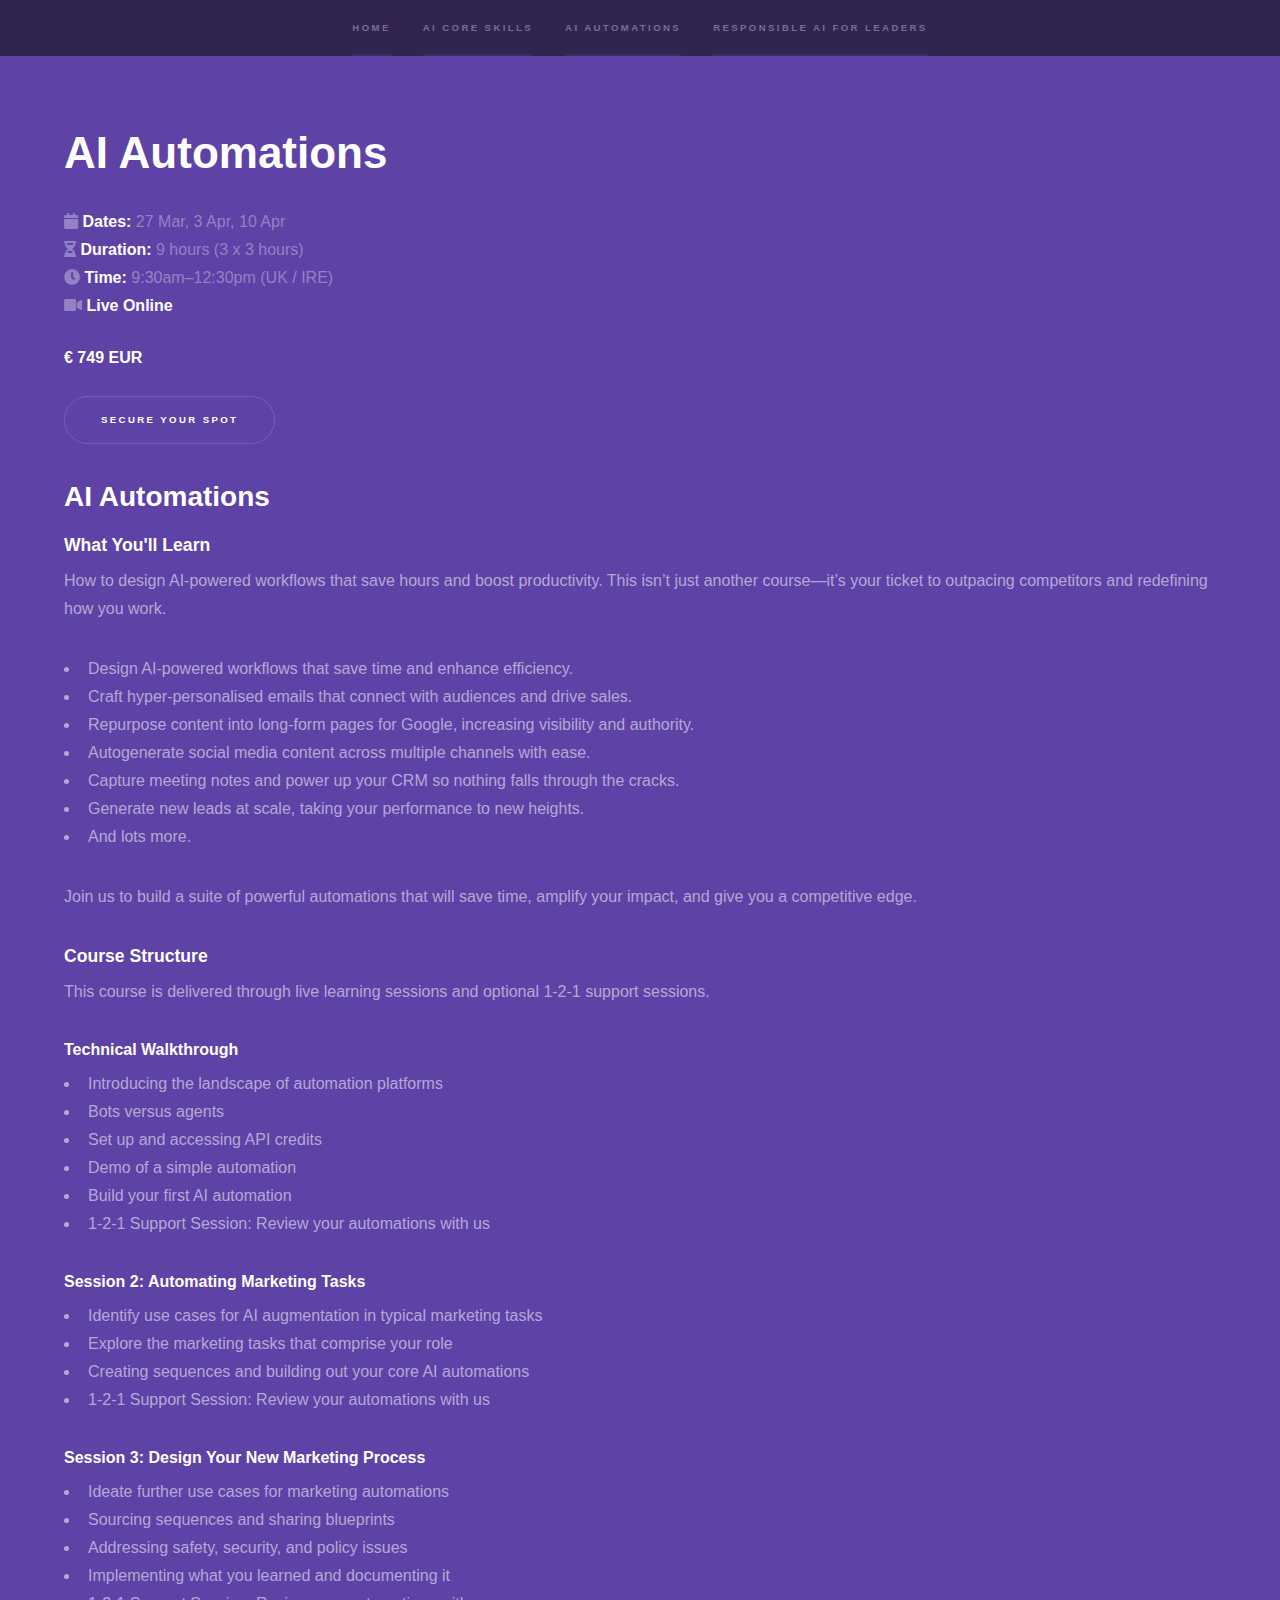
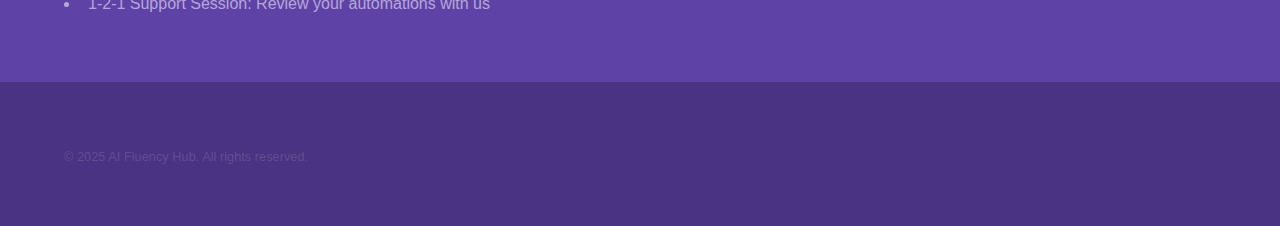
<file: ai-automations.html>
<!DOCTYPE HTML>
<html>
  <head>
    <title>AI Automations - AI Fluency Hub</title>
    <meta charset="utf-8" />
    <meta name="viewport" content="width=device-width, initial-scale=1, user-scalable=no" />
    <meta name="description" content="AI Automations – design AI-powered workflows to save time, boost productivity, and gain a competitive edge." />
    <link rel="stylesheet" href="assets/css/main.css" />
    <noscript><link rel="stylesheet" href="assets/css/noscript.css" /></noscript>
    <!-- Font Awesome for icons -->
    <link rel="stylesheet" href="https://cdnjs.cloudflare.com/ajax/libs/font-awesome/6.0.0-beta3/css/all.min.css" integrity="sha512-Fo3rlrZj/k7ujTnHqT6c5D7yK1PpV1ZZe+Hq69z9ePL4Rz6ccl0zIqkOlSe3+FYcBrVY4q+LYF9D2a9nTg+RZw==" crossorigin="anonymous" referrerpolicy="no-referrer" />
  </head>
  <body class="is-preload">
    <!-- Sidebar Navigation -->
    <section id="sidebar">
      <div class="inner">
        <nav>
          <ul>
            <li><a href="index.html">Home</a></li>
            <li><a href="ai-core-skills.html">AI Core Skills</a></li>
            <li><a href="ai-automations.html">AI Automations</a></li>
            <li><a href="strategic-ai-leaders.html">Responsible AI for Leaders</a></li>
          </ul>
        </nav>
      </div>
    </section>

    <!-- Main Wrapper -->
    <div id="wrapper">
      <section id="main" class="wrapper style1">
        <div class="inner">
          <!-- Course Header -->
          <header>
            <h1>AI Automations</h1>
            <p>
              <i class="fa fa-calendar"></i> <strong>Dates:</strong> 27 Mar, 3 Apr, 10 Apr<br>
              <i class="fa fa-hourglass-half"></i> <strong>Duration:</strong> 9 hours (3 x 3 hours)<br>
              <i class="fa fa-clock"></i> <strong>Time:</strong> 9:30am–12:30pm (UK / IRE)<br>
              <i class="fa fa-video"></i> <strong>Live Online</strong>
            </p>
            <p class="price"><strong>€ 749 EUR</strong></p>
            <ul class="actions">
              <li><a href="#" class="button">Secure Your Spot</a></li>
            </ul>
          </header>

          <!-- Course Content -->
          <h2>AI Automations</h2>
          <h3>What You'll Learn</h3>
          <p>
            How to design AI-powered workflows that save hours and boost productivity. This isn’t just another course—it’s your ticket to outpacing competitors and redefining how you work.
          </p>
          <ul>
            <li>Design AI-powered workflows that save time and enhance efficiency.</li>
            <li>Craft hyper-personalised emails that connect with audiences and drive sales.</li>
            <li>Repurpose content into long-form pages for Google, increasing visibility and authority.</li>
            <li>Autogenerate social media content across multiple channels with ease.</li>
            <li>Capture meeting notes and power up your CRM so nothing falls through the cracks.</li>
            <li>Generate new leads at scale, taking your performance to new heights.</li>
            <li>And lots more.</li>
          </ul>
          <p>
            Join us to build a suite of powerful automations that will save time, amplify your impact, and give you a competitive edge.
          </p>

          <!-- Course Structure -->
          <h3>Course Structure</h3>
          <p>This course is delivered through live learning sessions and optional 1-2-1 support sessions.</p>
          <h4>Technical Walkthrough</h4>
          <ul>
            <li>Introducing the landscape of automation platforms</li>
            <li>Bots versus agents</li>
            <li>Set up and accessing API credits</li>
            <li>Demo of a simple automation</li>
            <li>Build your first AI automation</li>
            <li>1-2-1 Support Session: Review your automations with us</li>
          </ul>
          <h4>Session 2: Automating Marketing Tasks</h4>
          <ul>
            <li>Identify use cases for AI augmentation in typical marketing tasks</li>
            <li>Explore the marketing tasks that comprise your role</li>
            <li>Creating sequences and building out your core AI automations</li>
            <li>1-2-1 Support Session: Review your automations with us</li>
          </ul>
          <h4>Session 3: Design Your New Marketing Process</h4>
          <ul>
            <li>Ideate further use cases for marketing automations</li>
            <li>Sourcing sequences and sharing blueprints</li>
            <li>Addressing safety, security, and policy issues</li>
            <li>Implementing what you learned and documenting it</li>
            <li>1-2-1 Support Session: Review your automations with us</li>
          </ul>
        </div>
      </section>
    </div>

    <!-- Footer -->
    <footer id="footer" class="wrapper style1-alt">
      <div class="inner">
        <ul class="menu">
          <li>&copy; 2025 AI Fluency Hub. All rights reserved.</li>
        </ul>
      </div>
    </footer>

    <!-- Scripts -->
    <script src="assets/js/jquery.min.js"></script>
    <script src="assets/js/jquery.scrollex.min.js"></script>
    <script src="assets/js/jquery.scrolly.min.js"></script>
    <script src="assets/js/browser.min.js"></script>
    <script src="assets/js/breakpoints.min.js"></script>
    <script src="assets/js/util.js"></script>
    <script src="assets/js/main.js"></script>
  </body>
</html>
</file>
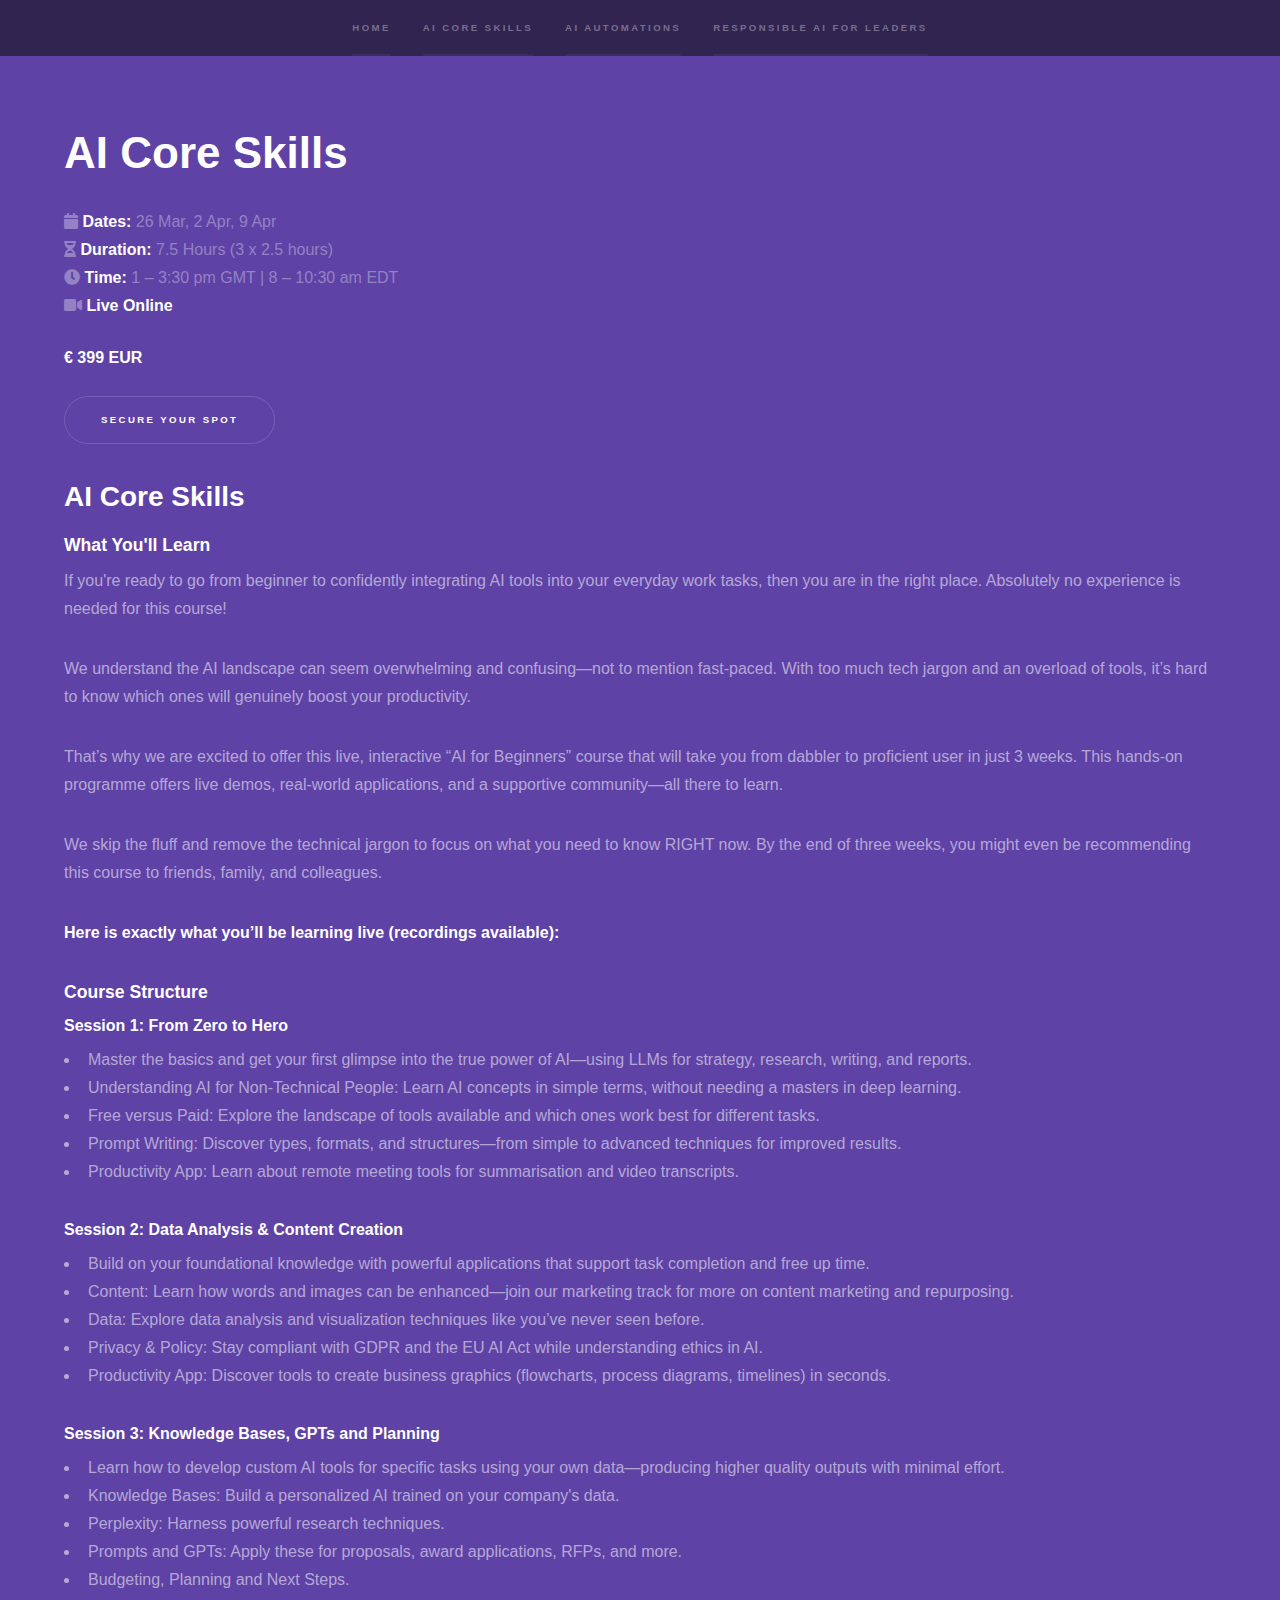
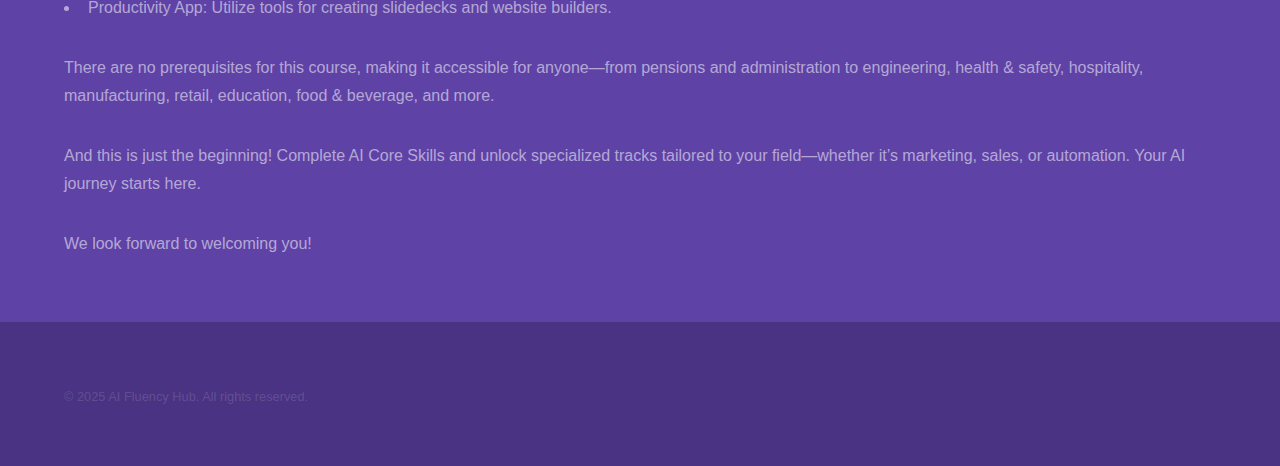
<file: ai-core-skills.html>
<!DOCTYPE HTML>
<html>
  <head>
    <title>AI Core Skills - AI Fluency Hub</title>
    <meta charset="utf-8" />
    <meta name="viewport" content="width=device-width, initial-scale=1, user-scalable=no" />
    <meta name="description" content="AI Core Skills – from beginner to proficient. Learn to integrate AI tools into your everyday work in 3 weeks." />
    <link rel="stylesheet" href="assets/css/main.css" />
    <noscript><link rel="stylesheet" href="assets/css/noscript.css" /></noscript>
    <!-- Font Awesome for icons -->
    <link rel="stylesheet" href="https://cdnjs.cloudflare.com/ajax/libs/font-awesome/6.0.0-beta3/css/all.min.css" integrity="sha512-Fo3rlrZj/k7ujTnHqT6c5D7yK1PpV1ZZe+Hq69z9ePL4Rz6ccl0zIqkOlSe3+FYcBrVY4q+LYF9D2a9nTg+RZw==" crossorigin="anonymous" referrerpolicy="no-referrer" />
  </head>
  <body class="is-preload">
    <!-- Sidebar Navigation -->
    <section id="sidebar">
      <div class="inner">
        <nav>
          <ul>
            <li><a href="index.html">Home</a></li>
            <li><a href="ai-core-skills.html">AI Core Skills</a></li>
            <li><a href="ai-automations.html">AI Automations</a></li>
            <li><a href="strategic-ai-leaders.html">Responsible AI for Leaders</a></li>
          </ul>
        </nav>
      </div>
    </section>

    <!-- Main Wrapper -->
    <div id="wrapper">
      <section id="main" class="wrapper style1">
        <div class="inner">
          <!-- Course Header -->
          <header>
            <h1>AI Core Skills</h1>
            <p>
              <i class="fa fa-calendar"></i> <strong>Dates:</strong> 26 Mar, 2 Apr, 9 Apr<br>
              <i class="fa fa-hourglass-half"></i> <strong>Duration:</strong> 7.5 Hours (3 x 2.5 hours)<br>
              <i class="fa fa-clock"></i> <strong>Time:</strong> 1 – 3:30 pm GMT | 8 – 10:30 am EDT<br>
              <i class="fa fa-video"></i> <strong>Live Online</strong>
            </p>
            <p class="price"><strong>€ 399 EUR</strong></p>
            <ul class="actions">
              <li><a href="#" class="button">Secure Your Spot</a></li>
            </ul>
          </header>

          <!-- Course Content -->
          <h2>AI Core Skills</h2>
          <h3>What You'll Learn</h3>
          <p>
            If you're ready to go from beginner to confidently integrating AI tools into your everyday work tasks, then you are in the right place. Absolutely no experience is needed for this course!
          </p>
          <p>
            We understand the AI landscape can seem overwhelming and confusing—not to mention fast-paced. With too much tech jargon and an overload of tools, it’s hard to know which ones will genuinely boost your productivity.
          </p>
          <p>
            That’s why we are excited to offer this live, interactive “AI for Beginners” course that will take you from dabbler to proficient user in just 3 weeks. This hands-on programme offers live demos, real-world applications, and a supportive community—all there to learn.
          </p>
          <p>
            We skip the fluff and remove the technical jargon to focus on what you need to know RIGHT now. By the end of three weeks, you might even be recommending this course to friends, family, and colleagues.
          </p>
          <p><strong>Here is exactly what you’ll be learning live (recordings available):</strong></p>

          <!-- Course Structure -->
          <h3>Course Structure</h3>
          <h4>Session 1: From Zero to Hero</h4>
          <ul>
            <li>Master the basics and get your first glimpse into the true power of AI—using LLMs for strategy, research, writing, and reports.</li>
            <li>Understanding AI for Non-Technical People: Learn AI concepts in simple terms, without needing a masters in deep learning.</li>
            <li>Free versus Paid: Explore the landscape of tools available and which ones work best for different tasks.</li>
            <li>Prompt Writing: Discover types, formats, and structures—from simple to advanced techniques for improved results.</li>
            <li>Productivity App: Learn about remote meeting tools for summarisation and video transcripts.</li>
          </ul>

          <h4>Session 2: Data Analysis &amp; Content Creation</h4>
          <ul>
            <li>Build on your foundational knowledge with powerful applications that support task completion and free up time.</li>
            <li>Content: Learn how words and images can be enhanced—join our marketing track for more on content marketing and repurposing.</li>
            <li>Data: Explore data analysis and visualization techniques like you’ve never seen before.</li>
            <li>Privacy &amp; Policy: Stay compliant with GDPR and the EU AI Act while understanding ethics in AI.</li>
            <li>Productivity App: Discover tools to create business graphics (flowcharts, process diagrams, timelines) in seconds.</li>
          </ul>

          <h4>Session 3: Knowledge Bases, GPTs and Planning</h4>
          <ul>
            <li>Learn how to develop custom AI tools for specific tasks using your own data—producing higher quality outputs with minimal effort.</li>
            <li>Knowledge Bases: Build a personalized AI trained on your company's data.</li>
            <li>Perplexity: Harness powerful research techniques.</li>
            <li>Prompts and GPTs: Apply these for proposals, award applications, RFPs, and more.</li>
            <li>Budgeting, Planning and Next Steps.</li>
            <li>Productivity App: Utilize tools for creating slidedecks and website builders.</li>
          </ul>

          <p>
            There are no prerequisites for this course, making it accessible for anyone—from pensions and administration to engineering, health &amp; safety, hospitality, manufacturing, retail, education, food &amp; beverage, and more.
          </p>
          <p>
            And this is just the beginning! Complete AI Core Skills and unlock specialized tracks tailored to your field—whether it’s marketing, sales, or automation. Your AI journey starts here.
          </p>
          <p>We look forward to welcoming you!</p>
        </div>
      </section>
    </div>

    <!-- Footer -->
    <footer id="footer" class="wrapper style1-alt">
      <div class="inner">
        <ul class="menu">
          <li>&copy; 2025 AI Fluency Hub. All rights reserved.</li>
        </ul>
      </div>
    </footer>

    <!-- Scripts -->
    <script src="assets/js/jquery.min.js"></script>
    <script src="assets/js/jquery.scrollex.min.js"></script>
    <script src="assets/js/jquery.scrolly.min.js"></script>
    <script src="assets/js/browser.min.js"></script>
    <script src="assets/js/breakpoints.min.js"></script>
    <script src="assets/js/util.js"></script>
    <script src="assets/js/main.js"></script>
  </body>
</html>
</file>
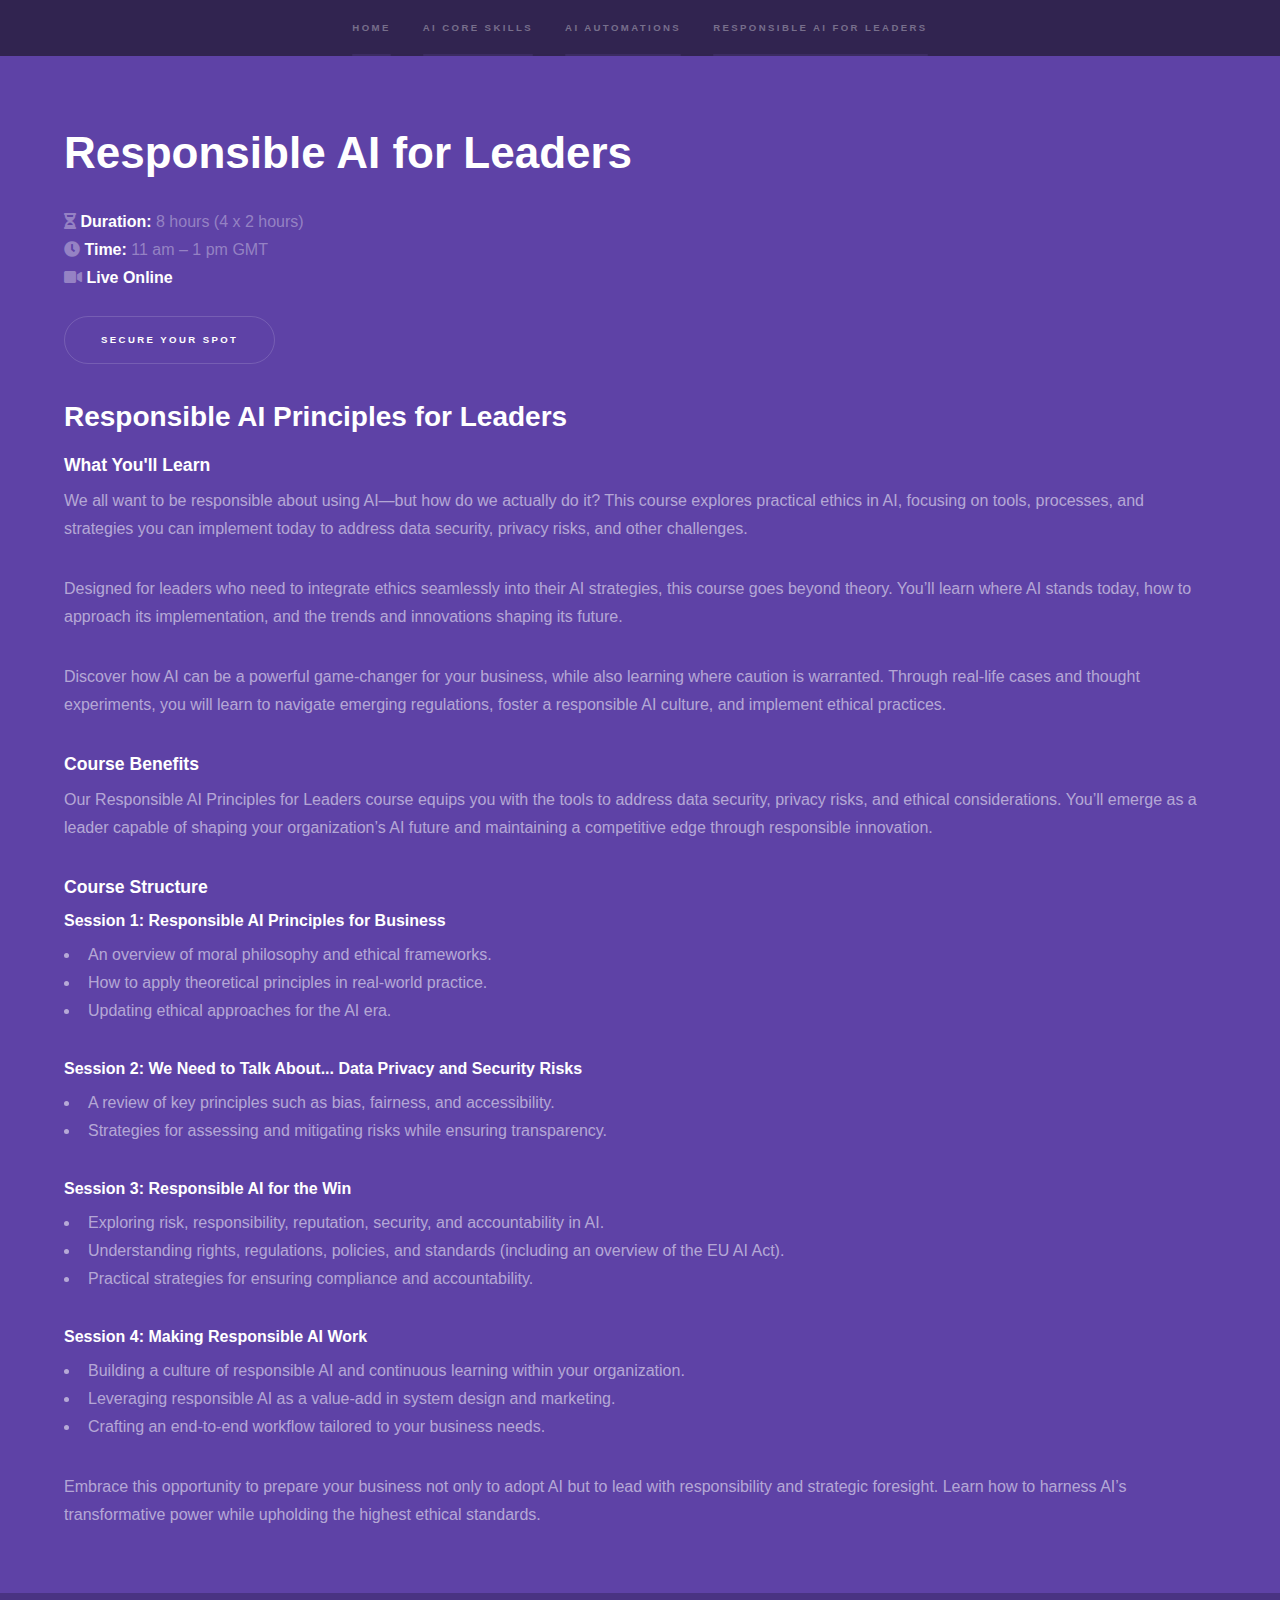
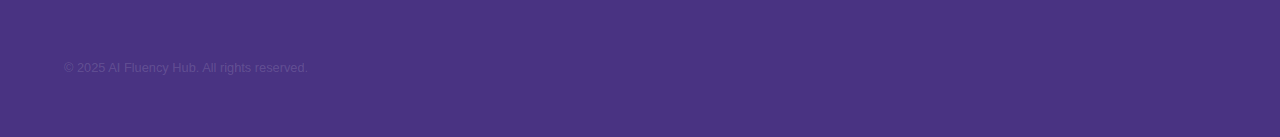
<file: strategic-ai-leaders.html>
<!DOCTYPE HTML>
<html>
  <head>
    <title>Responsible AI for Leaders - AI Fluency Hub</title>
    <meta charset="utf-8" />
    <meta name="viewport" content="width=device-width, initial-scale=1, user-scalable=no" />
    <meta name="description" content="Responsible AI for Leaders – A strategic course combining practical ethics with a roadmap for AI innovation in business." />
    <link rel="stylesheet" href="assets/css/main.css" />
    <noscript><link rel="stylesheet" href="assets/css/noscript.css" /></noscript>
    <!-- Font Awesome for icons -->
    <link rel="stylesheet" href="https://cdnjs.cloudflare.com/ajax/libs/font-awesome/6.0.0-beta3/css/all.min.css" integrity="sha512-Fo3rlrZj/k7ujTnHqT6c5D7yK1PpV1ZZe+Hq69z9ePL4Rz6ccl0zIqkOlSe3+FYcBrVY4q+LYF9D2a9nTg+RZw==" crossorigin="anonymous" referrerpolicy="no-referrer" />
  </head>
  <body class="is-preload">
    <!-- Sidebar Navigation -->
    <section id="sidebar">
      <div class="inner">
        <nav>
          <ul>
            <li><a href="index.html">Home</a></li>
            <li><a href="ai-core-skills.html">AI Core Skills</a></li>
            <li><a href="ai-automations.html">AI Automations</a></li>
            <li><a href="strategic-ai-leaders.html">Responsible AI for Leaders</a></li>
          </ul>
        </nav>
      </div>
    </section>

    <!-- Main Wrapper -->
    <div id="wrapper">
      <section id="main" class="wrapper style1">
        <div class="inner">
          <!-- Course Header -->
          <header>
            <h1>Responsible AI for Leaders</h1>
            <p>
              <i class="fa fa-hourglass-half"></i> <strong>Duration:</strong> 8 hours (4 x 2 hours)<br>
              <i class="fa fa-clock"></i> <strong>Time:</strong> 11 am – 1 pm GMT<br>
              <i class="fa fa-video"></i> <strong>Live Online</strong>
            </p>
            <ul class="actions">
              <li><a href="#" class="button">Secure Your Spot</a></li>
            </ul>
          </header>

          <!-- Course Content -->
          <h2>Responsible AI Principles for Leaders</h2>
          <h3>What You'll Learn</h3>
          <p>
            We all want to be responsible about using AI—but how do we actually do it? This course explores practical ethics in AI, focusing on tools, processes, and strategies you can implement today to address data security, privacy risks, and other challenges.
          </p>
          <p>
            Designed for leaders who need to integrate ethics seamlessly into their AI strategies, this course goes beyond theory. You’ll learn where AI stands today, how to approach its implementation, and the trends and innovations shaping its future.
          </p>
          <p>
            Discover how AI can be a powerful game-changer for your business, while also learning where caution is warranted. Through real-life cases and thought experiments, you will learn to navigate emerging regulations, foster a responsible AI culture, and implement ethical practices.
          </p>

          <h3>Course Benefits</h3>
          <p>
            Our Responsible AI Principles for Leaders course equips you with the tools to address data security, privacy risks, and ethical considerations. You’ll emerge as a leader capable of shaping your organization’s AI future and maintaining a competitive edge through responsible innovation.
          </p>

          <!-- Course Structure -->
          <h3>Course Structure</h3>
          <h4>Session 1: Responsible AI Principles for Business</h4>
          <ul>
            <li>An overview of moral philosophy and ethical frameworks.</li>
            <li>How to apply theoretical principles in real-world practice.</li>
            <li>Updating ethical approaches for the AI era.</li>
          </ul>
          <h4>Session 2: We Need to Talk About... Data Privacy and Security Risks</h4>
          <ul>
            <li>A review of key principles such as bias, fairness, and accessibility.</li>
            <li>Strategies for assessing and mitigating risks while ensuring transparency.</li>
          </ul>
          <h4>Session 3: Responsible AI for the Win</h4>
          <ul>
            <li>Exploring risk, responsibility, reputation, security, and accountability in AI.</li>
            <li>Understanding rights, regulations, policies, and standards (including an overview of the EU AI Act).</li>
            <li>Practical strategies for ensuring compliance and accountability.</li>
          </ul>
          <h4>Session 4: Making Responsible AI Work</h4>
          <ul>
            <li>Building a culture of responsible AI and continuous learning within your organization.</li>
            <li>Leveraging responsible AI as a value-add in system design and marketing.</li>
            <li>Crafting an end-to-end workflow tailored to your business needs.</li>
          </ul>
          <p>
            Embrace this opportunity to prepare your business not only to adopt AI but to lead with responsibility and strategic foresight. Learn how to harness AI’s transformative power while upholding the highest ethical standards.
          </p>
        </div>
      </section>
    </div>

    <!-- Footer -->
    <footer id="footer" class="wrapper style1-alt">
      <div class="inner">
        <ul class="menu">
          <li>&copy; 2025 AI Fluency Hub. All rights reserved.</li>
        </ul>
      </div>
    </footer>

    <!-- Scripts -->
    <script src="assets/js/jquery.min.js"></script>
    <script src="assets/js/jquery.scrollex.min.js"></script>
    <script src="assets/js/jquery.scrolly.min.js"></script>
    <script src="assets/js/browser.min.js"></script>
    <script src="assets/js/breakpoints.min.js"></script>
    <script src="assets/js/util.js"></script>
    <script src="assets/js/main.js"></script>
  </body>
</html>
</file>
<file: assets/css/noscript.css>
/*
	Hyperspace by HTML5 UP
	html5up.net | @ajlkn
	Free for personal and commercial use under the CCA 3.0 license (html5up.net/license)
*/

/* Spotlights */

	.spotlights > section > .image:before {
		opacity: 0 !important;
	}

	.spotlights > section > .content > .inner {
		-moz-transform: none !important;
		-webkit-transform: none !important;
		-ms-transform: none !important;
		transform: none !important;
		opacity: 1 !important;
	}

/* Wrapper */

	.wrapper > .inner {
		opacity: 1 !important;
		-moz-transform: none !important;
		-webkit-transform: none !important;
		-ms-transform: none !important;
		transform: none !important;
	}

/* Sidebar */

	#sidebar > .inner {
		opacity: 1 !important;
	}

	#sidebar nav > ul > li {
		-moz-transform: none !important;
		-webkit-transform: none !important;
		-ms-transform: none !important;
		transform: none !important;
		opacity: 1 !important;
	}
</file>
<file: assets/css/main.css>
@import url(fontawesome-all.min.css);

/*
	Hyperspace by HTML5 UP
	html5up.net | @ajlkn
	Free for personal and commercial use under the CCA 3.0 license (html5up.net/license)
*/

html, body, div, span, applet, object,
iframe, h1, h2, h3, h4, h5, h6, p, blockquote,
pre, a, abbr, acronym, address, big, cite,
code, del, dfn, em, img, ins, kbd, q, s, samp,
small, strike, strong, sub, sup, tt, var, b,
u, i, center, dl, dt, dd, ol, ul, li, fieldset,
form, label, legend, table, caption, tbody,
tfoot, thead, tr, th, td, article, aside,
canvas, details, embed, figure, figcaption,
footer, header, hgroup, menu, nav, output, ruby,
section, summary, time, mark, audio, video {
	margin: 0;
	padding: 0;
	border: 0;
	font-size: 100%;
	font: inherit;
	vertical-align: baseline;}

article, aside, details, figcaption, figure,
footer, header, hgroup, menu, nav, section {
	display: block;}

body {
	line-height: 1;
}

ol, ul {
	list-style: none;
}

blockquote, q {
	quotes: none;
}

	blockquote:before, blockquote:after, q:before, q:after {
		content: '';
		content: none;
	}

table {
	border-collapse: collapse;
	border-spacing: 0;
}

body {
	-webkit-text-size-adjust: none;
}

mark {
	background-color: transparent;
	color: inherit;
}

input::-moz-focus-inner {
	border: 0;
	padding: 0;
}

input, select, textarea {
	-moz-appearance: none;
	-webkit-appearance: none;
	-ms-appearance: none;
	appearance: none;
}

/* Basic */

	@-ms-viewport {
		width: device-width;
	}

	body {
		-ms-overflow-style: scrollbar;
	}

	@media screen and (max-width: 480px) {

		html, body {
			min-width: 320px;
		}

	}

	html {
		box-sizing: border-box;
	}

	*, *:before, *:after {
		box-sizing: inherit;
	}

	body {
		background: #312450;
	}

		body.is-preload *, body.is-preload *:before, body.is-preload *:after {
			-moz-animation: none !important;
			-webkit-animation: none !important;
			-ms-animation: none !important;
			animation: none !important;
			-moz-transition: none !important;
			-webkit-transition: none !important;
			-ms-transition: none !important;
			transition: none !important;
		}

/* Type */

	body, input, select, textarea {
		color: rgba(255, 255, 255, 0.55);
		font-family: Arial, Helvetica, sans-serif;
		font-size: 16.5pt;
		font-weight: normal;
		line-height: 1.75;
	}

		@media screen and (max-width: 1680px) {

			body, input, select, textarea {
				font-size: 13pt;
			}

		}

		@media screen and (max-width: 1280px) {

			body, input, select, textarea {
				font-size: 12pt;
			}

		}

		@media screen and (max-width: 360px) {

			body, input, select, textarea {
				font-size: 11pt;
			}

		}

	a {
		-moz-transition: color 0.2s ease, border-bottom-color 0.2s ease;
		-webkit-transition: color 0.2s ease, border-bottom-color 0.2s ease;
		-ms-transition: color 0.2s ease, border-bottom-color 0.2s ease;
		transition: color 0.2s ease, border-bottom-color 0.2s ease;
		border-bottom: dotted 1px rgba(255, 255, 255, 0.35);
		color: inherit;
		text-decoration: none;
	}

		a:hover {
			border-bottom-color: transparent;
			color: #ffffff;
		}

	strong, b {
		color: #ffffff;
		font-weight: bold;
	}

	em, i {
		font-style: italic;
	}

	p {
		margin: 0 0 2em 0;
	}

	h1, h2, h3, h4, h5, h6 {
		color: #ffffff;
		font-weight: bold;
		line-height: 1.5;
		margin: 0 0 0.5em 0;
	}

		h1 a, h2 a, h3 a, h4 a, h5 a, h6 a {
			color: inherit;
			text-decoration: none;
		}

	h1 {
		font-size: 2.75em;
	}

		h1.major {
			margin: 0 0 1.3em 0;
			position: relative;
			padding-bottom: 0.35em;
		}

			h1.major:after {
				background-image: -moz-linear-gradient(to right, #5e42a6, #b74e91);
				background-image: -webkit-linear-gradient(to right, #5e42a6, #b74e91);
				background-image: -ms-linear-gradient(to right, #5e42a6, #b74e91);
				background-image: linear-gradient(to right, #5e42a6, #b74e91);
				-moz-transition: max-width 0.2s ease;
				-webkit-transition: max-width 0.2s ease;
				-ms-transition: max-width 0.2s ease;
				transition: max-width 0.2s ease;
				border-radius: 0.2em;
				bottom: 0;
				content: '';
				height: 0.05em;
				position: absolute;
				right: 0;
				width: 100%;
			}

	h2 {
		font-size: 1.75em;
	}

	h3 {
		font-size: 1.1em;
	}

	h4 {
		font-size: 1em;
	}

	h5 {
		font-size: 0.8em;
	}

	h6 {
		font-size: 0.6em;
	}

	@media screen and (max-width: 736px) {

		h1 {
			font-size: 2em;
		}

		h2 {
			font-size: 1.25em;
		}

		h3 {
			font-size: 1em;
		}

		h4 {
			font-size: 0.8em;
		}

		h5 {
			font-size: 0.6em;
		}

		h6 {
			font-size: 0.6em;
		}

	}

	sub {
		font-size: 0.8em;
		position: relative;
		top: 0.5em;
	}

	sup {
		font-size: 0.8em;
		position: relative;
		top: -0.5em;
	}

	blockquote {
		border-left: solid 4px rgba(255, 255, 255, 0.15);
		font-style: italic;
		margin: 0 0 2em 0;
		padding: 0.5em 0 0.5em 2em;
	}

	code {
		background: rgba(255, 255, 255, 0.05);
		border-radius: 0.25em;
		border: solid 1px rgba(255, 255, 255, 0.15);
		font-family: "Courier New", monospace;
		font-size: 0.9em;
		margin: 0 0.25em;
		padding: 0.25em 0.65em;
	}

	pre {
		-webkit-overflow-scrolling: touch;
		font-family: "Courier New", monospace;
		font-size: 0.9em;
		margin: 0 0 2em 0;
	}

		pre code {
			display: block;
			line-height: 1.75em;
			padding: 1em 1.5em;
			overflow-x: auto;
		}

	hr {
		border: 0;
		border-bottom: solid 1px rgba(255, 255, 255, 0.15);
		margin: 2em 0;
	}

		hr.major {
			margin: 3em 0;
		}

	.align-left {
		text-align: left;
	}

	.align-center {
		text-align: center;
	}

	.align-right {
		text-align: right;
	}

/* Row */

	.row {
		display: flex;
		flex-wrap: wrap;
		box-sizing: border-box;
		align-items: stretch;
	}

		.row > * {
			box-sizing: border-box;
		}

		.row.gtr-uniform > * > :last-child {
			margin-bottom: 0;
		}

		.row.aln-left {
			justify-content: flex-start;
		}

		.row.aln-center {
			justify-content: center;
		}

		.row.aln-right {
			justify-content: flex-end;
		}

		.row.aln-top {
			align-items: flex-start;
		}

		.row.aln-middle {
			align-items: center;
		}

		.row.aln-bottom {
			align-items: flex-end;
		}

		.row > .imp {
			order: -1;
		}

		.row > .col-1 {
			width: 8.33333%;
		}

		.row > .off-1 {
			margin-left: 8.33333%;
		}

		.row > .col-2 {
			width: 16.66667%;
		}

		.row > .off-2 {
			margin-left: 16.66667%;
		}

		.row > .col-3 {
			width: 25%;
		}

		.row > .off-3 {
			margin-left: 25%;
		}

		.row > .col-4 {
			width: 33.33333%;
		}

		.row > .off-4 {
			margin-left: 33.33333%;
		}

		.row > .col-5 {
			width: 41.66667%;
		}

		.row > .off-5 {
			margin-left: 41.66667%;
		}

		.row > .col-6 {
			width: 50%;
		}

		.row > .off-6 {
			margin-left: 50%;
		}

		.row > .col-7 {
			width: 58.33333%;
		}

		.row > .off-7 {
			margin-left: 58.33333%;
		}

		.row > .col-8 {
			width: 66.66667%;
		}

		.row > .off-8 {
			margin-left: 66.66667%;
		}

		.row > .col-9 {
			width: 75%;
		}

		.row > .off-9 {
			margin-left: 75%;
		}

		.row > .col-10 {
			width: 83.33333%;
		}

		.row > .off-10 {
			margin-left: 83.33333%;
		}

		.row > .col-11 {
			width: 91.66667%;
		}

		.row > .off-11 {
			margin-left: 91.66667%;
		}

		.row > .col-12 {
			width: 100%;
		}

		.row > .off-12 {
			margin-left: 100%;
		}

		.row.gtr-0 {
			margin-top: 0;
			margin-left: 0em;
		}

			.row.gtr-0 > * {
				padding: 0 0 0 0em;
			}

			.row.gtr-0.gtr-uniform {
				margin-top: 0em;
			}

				.row.gtr-0.gtr-uniform > * {
					padding-top: 0em;
				}

		.row.gtr-25 {
			margin-top: 0;
			margin-left: -0.375em;
		}

			.row.gtr-25 > * {
				padding: 0 0 0 0.375em;
			}

			.row.gtr-25.gtr-uniform {
				margin-top: -0.375em;
			}

				.row.gtr-25.gtr-uniform > * {
					padding-top: 0.375em;
				}

		.row.gtr-50 {
			margin-top: 0;
			margin-left: -0.75em;
		}

			.row.gtr-50 > * {
				padding: 0 0 0 0.75em;
			}

			.row.gtr-50.gtr-uniform {
				margin-top: -0.75em;
			}

				.row.gtr-50.gtr-uniform > * {
					padding-top: 0.75em;
				}

		.row {
			margin-top: 0;
			margin-left: -1.5em;
		}

			.row > * {
				padding: 0 0 0 1.5em;
			}

			.row.gtr-uniform {
				margin-top: -1.5em;
			}

				.row.gtr-uniform > * {
					padding-top: 1.5em;
				}

		.row.gtr-150 {
			margin-top: 0;
			margin-left: -2.25em;
		}

			.row.gtr-150 > * {
				padding: 0 0 0 2.25em;
			}

			.row.gtr-150.gtr-uniform {
				margin-top: -2.25em;
			}

				.row.gtr-150.gtr-uniform > * {
					padding-top: 2.25em;
				}

		.row.gtr-200 {
			margin-top: 0;
			margin-left: -3em;
		}

			.row.gtr-200 > * {
				padding: 0 0 0 3em;
			}

			.row.gtr-200.gtr-uniform {
				margin-top: -3em;
			}

				.row.gtr-200.gtr-uniform > * {
					padding-top: 3em;
				}

		@media screen and (max-width: 1680px) {

			.row {
				display: flex;
				flex-wrap: wrap;
				box-sizing: border-box;
				align-items: stretch;
			}

				.row > * {
					box-sizing: border-box;
				}

				.row.gtr-uniform > * > :last-child {
					margin-bottom: 0;
				}

				.row.aln-left {
					justify-content: flex-start;
				}

				.row.aln-center {
					justify-content: center;
				}

				.row.aln-right {
					justify-content: flex-end;
				}

				.row.aln-top {
					align-items: flex-start;
				}

				.row.aln-middle {
					align-items: center;
				}

				.row.aln-bottom {
					align-items: flex-end;
				}

				.row > .imp-xlarge {
					order: -1;
				}

				.row > .col-1-xlarge {
					width: 8.33333%;
				}

				.row > .off-1-xlarge {
					margin-left: 8.33333%;
				}

				.row > .col-2-xlarge {
					width: 16.66667%;
				}

				.row > .off-2-xlarge {
					margin-left: 16.66667%;
				}

				.row > .col-3-xlarge {
					width: 25%;
				}

				.row > .off-3-xlarge {
					margin-left: 25%;
				}

				.row > .col-4-xlarge {
					width: 33.33333%;
				}

				.row > .off-4-xlarge {
					margin-left: 33.33333%;
				}

				.row > .col-5-xlarge {
					width: 41.66667%;
				}

				.row > .off-5-xlarge {
					margin-left: 41.66667%;
				}

				.row > .col-6-xlarge {
					width: 50%;
				}

				.row > .off-6-xlarge {
					margin-left: 50%;
				}

				.row > .col-7-xlarge {
					width: 58.33333%;
				}

				.row > .off-7-xlarge {
					margin-left: 58.33333%;
				}

				.row > .col-8-xlarge {
					width: 66.66667%;
				}

				.row > .off-8-xlarge {
					margin-left: 66.66667%;
				}

				.row > .col-9-xlarge {
					width: 75%;
				}

				.row > .off-9-xlarge {
					margin-left: 75%;
				}

				.row > .col-10-xlarge {
					width: 83.33333%;
				}

				.row > .off-10-xlarge {
					margin-left: 83.33333%;
				}

				.row > .col-11-xlarge {
					width: 91.66667%;
				}

				.row > .off-11-xlarge {
					margin-left: 91.66667%;
				}

				.row > .col-12-xlarge {
					width: 100%;
				}

				.row > .off-12-xlarge {
					margin-left: 100%;
				}

				.row.gtr-0 {
					margin-top: 0;
					margin-left: 0em;
				}

					.row.gtr-0 > * {
						padding: 0 0 0 0em;
					}

					.row.gtr-0.gtr-uniform {
						margin-top: 0em;
					}

						.row.gtr-0.gtr-uniform > * {
							padding-top: 0em;
						}

				.row.gtr-25 {
					margin-top: 0;
					margin-left: -0.375em;
				}

					.row.gtr-25 > * {
						padding: 0 0 0 0.375em;
					}

					.row.gtr-25.gtr-uniform {
						margin-top: -0.375em;
					}

						.row.gtr-25.gtr-uniform > * {
							padding-top: 0.375em;
						}

				.row.gtr-50 {
					margin-top: 0;
					margin-left: -0.75em;
				}

					.row.gtr-50 > * {
						padding: 0 0 0 0.75em;
					}

					.row.gtr-50.gtr-uniform {
						margin-top: -0.75em;
					}

						.row.gtr-50.gtr-uniform > * {
							padding-top: 0.75em;
						}

				.row {
					margin-top: 0;
					margin-left: -1.5em;
				}

					.row > * {
						padding: 0 0 0 1.5em;
					}

					.row.gtr-uniform {
						margin-top: -1.5em;
					}

						.row.gtr-uniform > * {
							padding-top: 1.5em;
						}

				.row.gtr-150 {
					margin-top: 0;
					margin-left: -2.25em;
				}

					.row.gtr-150 > * {
						padding: 0 0 0 2.25em;
					}

					.row.gtr-150.gtr-uniform {
						margin-top: -2.25em;
					}

						.row.gtr-150.gtr-uniform > * {
							padding-top: 2.25em;
						}

				.row.gtr-200 {
					margin-top: 0;
					margin-left: -3em;
				}

					.row.gtr-200 > * {
						padding: 0 0 0 3em;
					}

					.row.gtr-200.gtr-uniform {
						margin-top: -3em;
					}

						.row.gtr-200.gtr-uniform > * {
							padding-top: 3em;
						}

		}

		@media screen and (max-width: 1280px) {

			.row {
				display: flex;
				flex-wrap: wrap;
				box-sizing: border-box;
				align-items: stretch;
			}

				.row > * {
					box-sizing: border-box;
				}

				.row.gtr-uniform > * > :last-child {
					margin-bottom: 0;
				}

				.row.aln-left {
					justify-content: flex-start;
				}

				.row.aln-center {
					justify-content: center;
				}

				.row.aln-right {
					justify-content: flex-end;
				}

				.row.aln-top {
					align-items: flex-start;
				}

				.row.aln-middle {
					align-items: center;
				}

				.row.aln-bottom {
					align-items: flex-end;
				}

				.row > .imp-large {
					order: -1;
				}

				.row > .col-1-large {
					width: 8.33333%;
				}

				.row > .off-1-large {
					margin-left: 8.33333%;
				}

				.row > .col-2-large {
					width: 16.66667%;
				}

				.row > .off-2-large {
					margin-left: 16.66667%;
				}

				.row > .col-3-large {
					width: 25%;
				}

				.row > .off-3-large {
					margin-left: 25%;
				}

				.row > .col-4-large {
					width: 33.33333%;
				}

				.row > .off-4-large {
					margin-left: 33.33333%;
				}

				.row > .col-5-large {
					width: 41.66667%;
				}

				.row > .off-5-large {
					margin-left: 41.66667%;
				}

				.row > .col-6-large {
					width: 50%;
				}

				.row > .off-6-large {
					margin-left: 50%;
				}

				.row > .col-7-large {
					width: 58.33333%;
				}

				.row > .off-7-large {
					margin-left: 58.33333%;
				}

				.row > .col-8-large {
					width: 66.66667%;
				}

				.row > .off-8-large {
					margin-left: 66.66667%;
				}

				.row > .col-9-large {
					width: 75%;
				}

				.row > .off-9-large {
					margin-left: 75%;
				}

				.row > .col-10-large {
					width: 83.33333%;
				}

				.row > .off-10-large {
					margin-left: 83.33333%;
				}

				.row > .col-11-large {
					width: 91.66667%;
				}

				.row > .off-11-large {
					margin-left: 91.66667%;
				}

				.row > .col-12-large {
					width: 100%;
				}

				.row > .off-12-large {
					margin-left: 100%;
				}

				.row.gtr-0 {
					margin-top: 0;
					margin-left: 0em;
				}

					.row.gtr-0 > * {
						padding: 0 0 0 0em;
					}

					.row.gtr-0.gtr-uniform {
						margin-top: 0em;
					}

						.row.gtr-0.gtr-uniform > * {
							padding-top: 0em;
						}

				.row.gtr-25 {
					margin-top: 0;
					margin-left: -0.375em;
				}

					.row.gtr-25 > * {
						padding: 0 0 0 0.375em;
					}

					.row.gtr-25.gtr-uniform {
						margin-top: -0.375em;
					}

						.row.gtr-25.gtr-uniform > * {
							padding-top: 0.375em;
						}

				.row.gtr-50 {
					margin-top: 0;
					margin-left: -0.75em;
				}

					.row.gtr-50 > * {
						padding: 0 0 0 0.75em;
					}

					.row.gtr-50.gtr-uniform {
						margin-top: -0.75em;
					}

						.row.gtr-50.gtr-uniform > * {
							padding-top: 0.75em;
						}

				.row {
					margin-top: 0;
					margin-left: -1.5em;
				}

					.row > * {
						padding: 0 0 0 1.5em;
					}

					.row.gtr-uniform {
						margin-top: -1.5em;
					}

						.row.gtr-uniform > * {
							padding-top: 1.5em;
						}

				.row.gtr-150 {
					margin-top: 0;
					margin-left: -2.25em;
				}

					.row.gtr-150 > * {
						padding: 0 0 0 2.25em;
					}

					.row.gtr-150.gtr-uniform {
						margin-top: -2.25em;
					}

						.row.gtr-150.gtr-uniform > * {
							padding-top: 2.25em;
						}

				.row.gtr-200 {
					margin-top: 0;
					margin-left: -3em;
				}

					.row.gtr-200 > * {
						padding: 0 0 0 3em;
					}

					.row.gtr-200.gtr-uniform {
						margin-top: -3em;
					}

						.row.gtr-200.gtr-uniform > * {
							padding-top: 3em;
						}

		}

		@media screen and (max-width: 980px) {

			.row {
				display: flex;
				flex-wrap: wrap;
				box-sizing: border-box;
				align-items: stretch;
			}

				.row > * {
					box-sizing: border-box;
				}

				.row.gtr-uniform > * > :last-child {
					margin-bottom: 0;
				}

				.row.aln-left {
					justify-content: flex-start;
				}

				.row.aln-center {
					justify-content: center;
				}

				.row.aln-right {
					justify-content: flex-end;
				}

				.row.aln-top {
					align-items: flex-start;
				}

				.row.aln-middle {
					align-items: center;
				}

				.row.aln-bottom {
					align-items: flex-end;
				}

				.row > .imp-medium {
					order: -1;
				}

				.row > .col-1-medium {
					width: 8.33333%;
				}

				.row > .off-1-medium {
					margin-left: 8.33333%;
				}

				.row > .col-2-medium {
					width: 16.66667%;
				}

				.row > .off-2-medium {
					margin-left: 16.66667%;
				}

				.row > .col-3-medium {
					width: 25%;
				}

				.row > .off-3-medium {
					margin-left: 25%;
				}

				.row > .col-4-medium {
					width: 33.33333%;
				}

				.row > .off-4-medium {
					margin-left: 33.33333%;
				}

				.row > .col-5-medium {
					width: 41.66667%;
				}

				.row > .off-5-medium {
					margin-left: 41.66667%;
				}

				.row > .col-6-medium {
					width: 50%;
				}

				.row > .off-6-medium {
					margin-left: 50%;
				}

				.row > .col-7-medium {
					width: 58.33333%;
				}

				.row > .off-7-medium {
					margin-left: 58.33333%;
				}

				.row > .col-8-medium {
					width: 66.66667%;
				}

				.row > .off-8-medium {
					margin-left: 66.66667%;
				}

				.row > .col-9-medium {
					width: 75%;
				}

				.row > .off-9-medium {
					margin-left: 75%;
				}

				.row > .col-10-medium {
					width: 83.33333%;
				}

				.row > .off-10-medium {
					margin-left: 83.33333%;
				}

				.row > .col-11-medium {
					width: 91.66667%;
				}

				.row > .off-11-medium {
					margin-left: 91.66667%;
				}

				.row > .col-12-medium {
					width: 100%;
				}

				.row > .off-12-medium {
					margin-left: 100%;
				}

				.row.gtr-0 {
					margin-top: 0;
					margin-left: 0em;
				}

					.row.gtr-0 > * {
						padding: 0 0 0 0em;
					}

					.row.gtr-0.gtr-uniform {
						margin-top: 0em;
					}

						.row.gtr-0.gtr-uniform > * {
							padding-top: 0em;
						}

				.row.gtr-25 {
					margin-top: 0;
					margin-left: -0.375em;
				}

					.row.gtr-25 > * {
						padding: 0 0 0 0.375em;
					}

					.row.gtr-25.gtr-uniform {
						margin-top: -0.375em;
					}

						.row.gtr-25.gtr-uniform > * {
							padding-top: 0.375em;
						}

				.row.gtr-50 {
					margin-top: 0;
					margin-left: -0.75em;
				}

					.row.gtr-50 > * {
						padding: 0 0 0 0.75em;
					}

					.row.gtr-50.gtr-uniform {
						margin-top: -0.75em;
					}

						.row.gtr-50.gtr-uniform > * {
							padding-top: 0.75em;
						}

				.row {
					margin-top: 0;
					margin-left: -1.5em;
				}

					.row > * {
						padding: 0 0 0 1.5em;
					}

					.row.gtr-uniform {
						margin-top: -1.5em;
					}

						.row.gtr-uniform > * {
							padding-top: 1.5em;
						}

				.row.gtr-150 {
					margin-top: 0;
					margin-left: -2.25em;
				}

					.row.gtr-150 > * {
						padding: 0 0 0 2.25em;
					}

					.row.gtr-150.gtr-uniform {
						margin-top: -2.25em;
					}

						.row.gtr-150.gtr-uniform > * {
							padding-top: 2.25em;
						}

				.row.gtr-200 {
					margin-top: 0;
					margin-left: -3em;
				}

					.row.gtr-200 > * {
						padding: 0 0 0 3em;
					}

					.row.gtr-200.gtr-uniform {
						margin-top: -3em;
					}

						.row.gtr-200.gtr-uniform > * {
							padding-top: 3em;
						}

		}

		@media screen and (max-width: 736px) {

			.row {
				display: flex;
				flex-wrap: wrap;
				box-sizing: border-box;
				align-items: stretch;
			}

				.row > * {
					box-sizing: border-box;
				}

				.row.gtr-uniform > * > :last-child {
					margin-bottom: 0;
				}

				.row.aln-left {
					justify-content: flex-start;
				}

				.row.aln-center {
					justify-content: center;
				}

				.row.aln-right {
					justify-content: flex-end;
				}

				.row.aln-top {
					align-items: flex-start;
				}

				.row.aln-middle {
					align-items: center;
				}

				.row.aln-bottom {
					align-items: flex-end;
				}

				.row > .imp-small {
					order: -1;
				}

				.row > .col-1-small {
					width: 8.33333%;
				}

				.row > .off-1-small {
					margin-left: 8.33333%;
				}

				.row > .col-2-small {
					width: 16.66667%;
				}

				.row > .off-2-small {
					margin-left: 16.66667%;
				}

				.row > .col-3-small {
					width: 25%;
				}

				.row > .off-3-small {
					margin-left: 25%;
				}

				.row > .col-4-small {
					width: 33.33333%;
				}

				.row > .off-4-small {
					margin-left: 33.33333%;
				}

				.row > .col-5-small {
					width: 41.66667%;
				}

				.row > .off-5-small {
					margin-left: 41.66667%;
				}

				.row > .col-6-small {
					width: 50%;
				}

				.row > .off-6-small {
					margin-left: 50%;
				}

				.row > .col-7-small {
					width: 58.33333%;
				}

				.row > .off-7-small {
					margin-left: 58.33333%;
				}

				.row > .col-8-small {
					width: 66.66667%;
				}

				.row > .off-8-small {
					margin-left: 66.66667%;
				}

				.row > .col-9-small {
					width: 75%;
				}

				.row > .off-9-small {
					margin-left: 75%;
				}

				.row > .col-10-small {
					width: 83.33333%;
				}

				.row > .off-10-small {
					margin-left: 83.33333%;
				}

				.row > .col-11-small {
					width: 91.66667%;
				}

				.row > .off-11-small {
					margin-left: 91.66667%;
				}

				.row > .col-12-small {
					width: 100%;
				}

				.row > .off-12-small {
					margin-left: 100%;
				}

				.row.gtr-0 {
					margin-top: 0;
					margin-left: 0em;
				}

					.row.gtr-0 > * {
						padding: 0 0 0 0em;
					}

					.row.gtr-0.gtr-uniform {
						margin-top: 0em;
					}

						.row.gtr-0.gtr-uniform > * {
							padding-top: 0em;
						}

				.row.gtr-25 {
					margin-top: 0;
					margin-left: -0.375em;
				}

					.row.gtr-25 > * {
						padding: 0 0 0 0.375em;
					}

					.row.gtr-25.gtr-uniform {
						margin-top: -0.375em;
					}

						.row.gtr-25.gtr-uniform > * {
							padding-top: 0.375em;
						}

				.row.gtr-50 {
					margin-top: 0;
					margin-left: -0.75em;
				}

					.row.gtr-50 > * {
						padding: 0 0 0 0.75em;
					}

					.row.gtr-50.gtr-uniform {
						margin-top: -0.75em;
					}

						.row.gtr-50.gtr-uniform > * {
							padding-top: 0.75em;
						}

				.row {
					margin-top: 0;
					margin-left: -1.5em;
				}

					.row > * {
						padding: 0 0 0 1.5em;
					}

					.row.gtr-uniform {
						margin-top: -1.5em;
					}

						.row.gtr-uniform > * {
							padding-top: 1.5em;
						}

				.row.gtr-150 {
					margin-top: 0;
					margin-left: -2.25em;
				}

					.row.gtr-150 > * {
						padding: 0 0 0 2.25em;
					}

					.row.gtr-150.gtr-uniform {
						margin-top: -2.25em;
					}

						.row.gtr-150.gtr-uniform > * {
							padding-top: 2.25em;
						}

				.row.gtr-200 {
					margin-top: 0;
					margin-left: -3em;
				}

					.row.gtr-200 > * {
						padding: 0 0 0 3em;
					}

					.row.gtr-200.gtr-uniform {
						margin-top: -3em;
					}

						.row.gtr-200.gtr-uniform > * {
							padding-top: 3em;
						}

		}

		@media screen and (max-width: 480px) {

			.row {
				display: flex;
				flex-wrap: wrap;
				box-sizing: border-box;
				align-items: stretch;
			}

				.row > * {
					box-sizing: border-box;
				}

				.row.gtr-uniform > * > :last-child {
					margin-bottom: 0;
				}

				.row.aln-left {
					justify-content: flex-start;
				}

				.row.aln-center {
					justify-content: center;
				}

				.row.aln-right {
					justify-content: flex-end;
				}

				.row.aln-top {
					align-items: flex-start;
				}

				.row.aln-middle {
					align-items: center;
				}

				.row.aln-bottom {
					align-items: flex-end;
				}

				.row > .imp-xsmall {
					order: -1;
				}

				.row > .col-1-xsmall {
					width: 8.33333%;
				}

				.row > .off-1-xsmall {
					margin-left: 8.33333%;
				}

				.row > .col-2-xsmall {
					width: 16.66667%;
				}

				.row > .off-2-xsmall {
					margin-left: 16.66667%;
				}

				.row > .col-3-xsmall {
					width: 25%;
				}

				.row > .off-3-xsmall {
					margin-left: 25%;
				}

				.row > .col-4-xsmall {
					width: 33.33333%;
				}

				.row > .off-4-xsmall {
					margin-left: 33.33333%;
				}

				.row > .col-5-xsmall {
					width: 41.66667%;
				}

				.row > .off-5-xsmall {
					margin-left: 41.66667%;
				}

				.row > .col-6-xsmall {
					width: 50%;
				}

				.row > .off-6-xsmall {
					margin-left: 50%;
				}

				.row > .col-7-xsmall {
					width: 58.33333%;
				}

				.row > .off-7-xsmall {
					margin-left: 58.33333%;
				}

				.row > .col-8-xsmall {
					width: 66.66667%;
				}

				.row > .off-8-xsmall {
					margin-left: 66.66667%;
				}

				.row > .col-9-xsmall {
					width: 75%;
				}

				.row > .off-9-xsmall {
					margin-left: 75%;
				}

				.row > .col-10-xsmall {
					width: 83.33333%;
				}

				.row > .off-10-xsmall {
					margin-left: 83.33333%;
				}

				.row > .col-11-xsmall {
					width: 91.66667%;
				}

				.row > .off-11-xsmall {
					margin-left: 91.66667%;
				}

				.row > .col-12-xsmall {
					width: 100%;
				}

				.row > .off-12-xsmall {
					margin-left: 100%;
				}

				.row.gtr-0 {
					margin-top: 0;
					margin-left: 0em;
				}

					.row.gtr-0 > * {
						padding: 0 0 0 0em;
					}

					.row.gtr-0.gtr-uniform {
						margin-top: 0em;
					}

						.row.gtr-0.gtr-uniform > * {
							padding-top: 0em;
						}

				.row.gtr-25 {
					margin-top: 0;
					margin-left: -0.375em;
				}

					.row.gtr-25 > * {
						padding: 0 0 0 0.375em;
					}

					.row.gtr-25.gtr-uniform {
						margin-top: -0.375em;
					}

						.row.gtr-25.gtr-uniform > * {
							padding-top: 0.375em;
						}

				.row.gtr-50 {
					margin-top: 0;
					margin-left: -0.75em;
				}

					.row.gtr-50 > * {
						padding: 0 0 0 0.75em;
					}

					.row.gtr-50.gtr-uniform {
						margin-top: -0.75em;
					}

						.row.gtr-50.gtr-uniform > * {
							padding-top: 0.75em;
						}

				.row {
					margin-top: 0;
					margin-left: -1.5em;
				}

					.row > * {
						padding: 0 0 0 1.5em;
					}

					.row.gtr-uniform {
						margin-top: -1.5em;
					}

						.row.gtr-uniform > * {
							padding-top: 1.5em;
						}

				.row.gtr-150 {
					margin-top: 0;
					margin-left: -2.25em;
				}

					.row.gtr-150 > * {
						padding: 0 0 0 2.25em;
					}

					.row.gtr-150.gtr-uniform {
						margin-top: -2.25em;
					}

						.row.gtr-150.gtr-uniform > * {
							padding-top: 2.25em;
						}

				.row.gtr-200 {
					margin-top: 0;
					margin-left: -3em;
				}

					.row.gtr-200 > * {
						padding: 0 0 0 3em;
					}

					.row.gtr-200.gtr-uniform {
						margin-top: -3em;
					}

						.row.gtr-200.gtr-uniform > * {
							padding-top: 3em;
						}

		}

/* Box */

	.box {
		border-radius: 0.25em;
		border: solid 1px rgba(255, 255, 255, 0.15);
		margin-bottom: 2em;
		padding: 1.5em;
	}

		.box > :last-child,
		.box > :last-child > :last-child,
		.box > :last-child > :last-child > :last-child {
			margin-bottom: 0;
		}

		.box.alt {
			border: 0;
			border-radius: 0;
			padding: 0;
		}

/* Button */

	input[type="submit"],
	input[type="reset"],
	input[type="button"],
	button,
	.button {
		-moz-appearance: none;
		-webkit-appearance: none;
		-ms-appearance: none;
		appearance: none;
		-moz-transition: border-color 0.2s ease;
		-webkit-transition: border-color 0.2s ease;
		-ms-transition: border-color 0.2s ease;
		transition: border-color 0.2s ease;
		background-color: transparent;
		border: solid 1px !important;
		border-color: rgba(255, 255, 255, 0.15) !important;
		border-radius: 3em;
		color: #ffffff !important;
		cursor: pointer;
		display: inline-block;
		font-size: 0.6em;
		font-weight: bold;
		height: calc(4.75em + 2px);
		letter-spacing: 0.25em;
		line-height: 4.75em;
		outline: 0;
		padding: 0 3.75em;
		position: relative;
		text-align: center;
		text-decoration: none;
		text-transform: uppercase;
		white-space: nowrap;
	}

		input[type="submit"]:after,
		input[type="reset"]:after,
		input[type="button"]:after,
		button:after,
		.button:after {
			-moz-transform: scale(0.25);
			-webkit-transform: scale(0.25);
			-ms-transform: scale(0.25);
			transform: scale(0.25);
			pointer-events: none;
			-moz-transition: opacity 0.2s ease, -moz-transform 0.2s ease;
			-webkit-transition: opacity 0.2s ease, -webkit-transform 0.2s ease;
			-ms-transition: opacity 0.2s ease, -ms-transform 0.2s ease;
			transition: opacity 0.2s ease, transform 0.2s ease;
			background: #ffffff;
			border-radius: 3em;
			content: '';
			height: 100%;
			left: 0;
			opacity: 0;
			position: absolute;
			top: 0;
			width: 100%;
		}

		input[type="submit"].icon:before,
		input[type="reset"].icon:before,
		input[type="button"].icon:before,
		button.icon:before,
		.button.icon:before {
			margin-right: 0.75em;
		}

		input[type="submit"].fit,
		input[type="reset"].fit,
		input[type="button"].fit,
		button.fit,
		.button.fit {
			width: 100%;
		}

		input[type="submit"].small,
		input[type="reset"].small,
		input[type="button"].small,
		button.small,
		.button.small {
			font-size: 0.4em;
		}

		input[type="submit"].large,
		input[type="reset"].large,
		input[type="button"].large,
		button.large,
		.button.large {
			font-size: 0.8em;
		}

		input[type="submit"].primary,
		input[type="reset"].primary,
		input[type="button"].primary,
		button.primary,
		.button.primary {
			background-color: #ffffff;
			color: #312450 !important;
		}

			input[type="submit"].primary:after,
			input[type="reset"].primary:after,
			input[type="button"].primary:after,
			button.primary:after,
			.button.primary:after {
				display: none;
			}

		input[type="submit"].disabled, input[type="submit"]:disabled,
		input[type="reset"].disabled,
		input[type="reset"]:disabled,
		input[type="button"].disabled,
		input[type="button"]:disabled,
		button.disabled,
		button:disabled,
		.button.disabled,
		.button:disabled {
			cursor: default;
			opacity: 0.5;
			pointer-events: none;
		}

		input[type="submit"]:hover,
		input[type="reset"]:hover,
		input[type="button"]:hover,
		button:hover,
		.button:hover {
			border-color: rgba(255, 255, 255, 0.55) !important;
		}

			input[type="submit"]:hover:after,
			input[type="reset"]:hover:after,
			input[type="button"]:hover:after,
			button:hover:after,
			.button:hover:after {
				opacity: 0.05;
				-moz-transform: scale(1);
				-webkit-transform: scale(1);
				-ms-transform: scale(1);
				transform: scale(1);
			}

			input[type="submit"]:hover:active,
			input[type="reset"]:hover:active,
			input[type="button"]:hover:active,
			button:hover:active,
			.button:hover:active {
				border-color: #ffffff !important;
			}

				input[type="submit"]:hover:active:after,
				input[type="reset"]:hover:active:after,
				input[type="button"]:hover:active:after,
				button:hover:active:after,
				.button:hover:active:after {
					opacity: 0.1;
				}

/* Features */

	.features {
		display: -moz-flex;
		display: -webkit-flex;
		display: -ms-flex;
		display: flex;
		-moz-flex-wrap: wrap;
		-webkit-flex-wrap: wrap;
		-ms-flex-wrap: wrap;
		flex-wrap: wrap;
		border-radius: 0.25em;
		border: solid 1px rgba(255, 255, 255, 0.15);
		background: rgba(255, 255, 255, 0.05);
		margin: 0 0 2em 0;
	}

		.features section {
			padding: 3.5em 3em 1em 7em ;
			width: 50%;
			border-top: solid 1px rgba(255, 255, 255, 0.15);
			position: relative;
		}

			.features section:nth-child(-n + 2) {
				border-top-width: 0;
			}

			.features section:nth-child(2n) {
				border-left: solid 1px rgba(255, 255, 255, 0.15);
			}

			.features section .icon {
				-moz-transition: opacity 0.5s ease, -moz-transform 0.5s ease;
				-webkit-transition: opacity 0.5s ease, -webkit-transform 0.5s ease;
				-ms-transition: opacity 0.5s ease, -ms-transform 0.5s ease;
				transition: opacity 0.5s ease, transform 0.5s ease;
				-moz-transition-delay: 1s;
				-webkit-transition-delay: 1s;
				-ms-transition-delay: 1s;
				transition-delay: 1s;
				-moz-transform: scale(1);
				-webkit-transform: scale(1);
				-ms-transform: scale(1);
				transform: scale(1);
				position: absolute;
				left: 3em;
				top: 3em;
				opacity: 1;
			}

			.features section:nth-child(1) .icon {
				-moz-transition-delay: 0.15s;
				-webkit-transition-delay: 0.15s;
				-ms-transition-delay: 0.15s;
				transition-delay: 0.15s;
			}

			.features section:nth-child(2) .icon {
				-moz-transition-delay: 0.3s;
				-webkit-transition-delay: 0.3s;
				-ms-transition-delay: 0.3s;
				transition-delay: 0.3s;
			}

			.features section:nth-child(3) .icon {
				-moz-transition-delay: 0.45s;
				-webkit-transition-delay: 0.45s;
				-ms-transition-delay: 0.45s;
				transition-delay: 0.45s;
			}

			.features section:nth-child(4) .icon {
				-moz-transition-delay: 0.6s;
				-webkit-transition-delay: 0.6s;
				-ms-transition-delay: 0.6s;
				transition-delay: 0.6s;
			}

			.features section:nth-child(5) .icon {
				-moz-transition-delay: 0.75s;
				-webkit-transition-delay: 0.75s;
				-ms-transition-delay: 0.75s;
				transition-delay: 0.75s;
			}

			.features section:nth-child(6) .icon {
				-moz-transition-delay: 0.9s;
				-webkit-transition-delay: 0.9s;
				-ms-transition-delay: 0.9s;
				transition-delay: 0.9s;
			}

			.features section:nth-child(7) .icon {
				-moz-transition-delay: 1.05s;
				-webkit-transition-delay: 1.05s;
				-ms-transition-delay: 1.05s;
				transition-delay: 1.05s;
			}

			.features section:nth-child(8) .icon {
				-moz-transition-delay: 1.2s;
				-webkit-transition-delay: 1.2s;
				-ms-transition-delay: 1.2s;
				transition-delay: 1.2s;
			}

			.features section:nth-child(9) .icon {
				-moz-transition-delay: 1.35s;
				-webkit-transition-delay: 1.35s;
				-ms-transition-delay: 1.35s;
				transition-delay: 1.35s;
			}

			.features section:nth-child(10) .icon {
				-moz-transition-delay: 1.5s;
				-webkit-transition-delay: 1.5s;
				-ms-transition-delay: 1.5s;
				transition-delay: 1.5s;
			}

			.features section:nth-child(11) .icon {
				-moz-transition-delay: 1.65s;
				-webkit-transition-delay: 1.65s;
				-ms-transition-delay: 1.65s;
				transition-delay: 1.65s;
			}

			.features section:nth-child(12) .icon {
				-moz-transition-delay: 1.8s;
				-webkit-transition-delay: 1.8s;
				-ms-transition-delay: 1.8s;
				transition-delay: 1.8s;
			}

			.features section:nth-child(13) .icon {
				-moz-transition-delay: 1.95s;
				-webkit-transition-delay: 1.95s;
				-ms-transition-delay: 1.95s;
				transition-delay: 1.95s;
			}

			.features section:nth-child(14) .icon {
				-moz-transition-delay: 2.1s;
				-webkit-transition-delay: 2.1s;
				-ms-transition-delay: 2.1s;
				transition-delay: 2.1s;
			}

			.features section:nth-child(15) .icon {
				-moz-transition-delay: 2.25s;
				-webkit-transition-delay: 2.25s;
				-ms-transition-delay: 2.25s;
				transition-delay: 2.25s;
			}

			.features section:nth-child(16) .icon {
				-moz-transition-delay: 2.4s;
				-webkit-transition-delay: 2.4s;
				-ms-transition-delay: 2.4s;
				transition-delay: 2.4s;
			}

			.features section:nth-child(17) .icon {
				-moz-transition-delay: 2.55s;
				-webkit-transition-delay: 2.55s;
				-ms-transition-delay: 2.55s;
				transition-delay: 2.55s;
			}

			.features section:nth-child(18) .icon {
				-moz-transition-delay: 2.7s;
				-webkit-transition-delay: 2.7s;
				-ms-transition-delay: 2.7s;
				transition-delay: 2.7s;
			}

			.features section:nth-child(19) .icon {
				-moz-transition-delay: 2.85s;
				-webkit-transition-delay: 2.85s;
				-ms-transition-delay: 2.85s;
				transition-delay: 2.85s;
			}

			.features section:nth-child(20) .icon {
				-moz-transition-delay: 3s;
				-webkit-transition-delay: 3s;
				-ms-transition-delay: 3s;
				transition-delay: 3s;
			}

		.features.inactive section .icon {
			-moz-transform: scale(0.5);
			-webkit-transform: scale(0.5);
			-ms-transform: scale(0.5);
			transform: scale(0.5);
			opacity: 0;
		}

		@media screen and (max-width: 980px) {

			.features {
				display: block;
			}

				.features section {
					border-top-width: 1px !important;
					border-left-width: 0 !important;
					width: 100%;
				}

					.features section:first-child {
						border-top-width: 0 !important;
					}

		}

		@media screen and (max-width: 736px) {

			.features section {
				padding: 2.5em 1.5em 0.1em 5.5em ;
			}

				.features section .icon {
					left: 1.5em;
					top: 2em;
				}

		}

		@media screen and (max-width: 480px) {

			.features section {
				padding: 2em 1.5em 0.1em 1.5em ;
			}

				.features section .icon {
					left: 0;
					position: relative;
					top: 0;
				}

		}

/* Form */

	form {
		margin: 0 0 2em 0;
	}

		form > :last-child {
			margin-bottom: 0;
		}

		form > .fields {
			display: -moz-flex;
			display: -webkit-flex;
			display: -ms-flex;
			display: flex;
			-moz-flex-wrap: wrap;
			-webkit-flex-wrap: wrap;
			-ms-flex-wrap: wrap;
			flex-wrap: wrap;
			width: calc(100% + 3em);
			margin: -1.5em 0 2em -1.5em;
		}

			form > .fields > .field {
				-moz-flex-grow: 0;
				-webkit-flex-grow: 0;
				-ms-flex-grow: 0;
				flex-grow: 0;
				-moz-flex-shrink: 0;
				-webkit-flex-shrink: 0;
				-ms-flex-shrink: 0;
				flex-shrink: 0;
				padding: 1.5em 0 0 1.5em;
				width: calc(100% - 1.5em);
			}

				form > .fields > .field.half {
					width: calc(50% - 0.75em);
				}

				form > .fields > .field.third {
					width: calc(100%/3 - 0.5em);
				}

				form > .fields > .field.quarter {
					width: calc(25% - 0.375em);
				}

		@media screen and (max-width: 480px) {

			form > .fields {
				width: calc(100% + 3em);
				margin: -1.5em 0 2em -1.5em;
			}

				form > .fields > .field {
					padding: 1.5em 0 0 1.5em;
					width: calc(100% - 1.5em);
				}

					form > .fields > .field.half {
						width: calc(100% - 1.5em);
					}

					form > .fields > .field.third {
						width: calc(100% - 1.5em);
					}

					form > .fields > .field.quarter {
						width: calc(100% - 1.5em);
					}

		}

	label {
		color: #ffffff;
		font-weight: bold;
		line-height: 1.5;
		margin: 0 0 0.7em 0;
		display: block;
		font-size: 1.1em;
	}

	input[type="text"],
	input[type="password"],
	input[type="email"],
	input[type="tel"],
	select,
	textarea {
		-moz-appearance: none;
		-webkit-appearance: none;
		-ms-appearance: none;
		appearance: none;
		background: rgba(255, 255, 255, 0.05);
		border-radius: 0.25em;
		border: none;
		border: solid 1px rgba(255, 255, 255, 0.15);
		color: inherit;
		display: block;
		outline: 0;
		padding: 0 1em;
		text-decoration: none;
		width: 100%;
	}

		input[type="text"]:invalid,
		input[type="password"]:invalid,
		input[type="email"]:invalid,
		input[type="tel"]:invalid,
		select:invalid,
		textarea:invalid {
			box-shadow: none;
		}

		input[type="text"]:focus,
		input[type="password"]:focus,
		input[type="email"]:focus,
		input[type="tel"]:focus,
		select:focus,
		textarea:focus {
			border-color: #ffffff;
			box-shadow: 0 0 0 1px #ffffff;
		}

	select {
		background-image: url("data:image/svg+xml;charset=utf8,%3Csvg xmlns='http://www.w3.org/2000/svg' width='40' height='40' preserveAspectRatio='none' viewBox='0 0 40 40'%3E%3Cpath d='M9.4,12.3l10.4,10.4l10.4-10.4c0.2-0.2,0.5-0.4,0.9-0.4c0.3,0,0.6,0.1,0.9,0.4l3.3,3.3c0.2,0.2,0.4,0.5,0.4,0.9 c0,0.4-0.1,0.6-0.4,0.9L20.7,31.9c-0.2,0.2-0.5,0.4-0.9,0.4c-0.3,0-0.6-0.1-0.9-0.4L4.3,17.3c-0.2-0.2-0.4-0.5-0.4-0.9 c0-0.4,0.1-0.6,0.4-0.9l3.3-3.3c0.2-0.2,0.5-0.4,0.9-0.4S9.1,12.1,9.4,12.3z' fill='rgba(255, 255, 255, 0.15)' /%3E%3C/svg%3E");
		background-size: 1.25rem;
		background-repeat: no-repeat;
		background-position: calc(100% - 1rem) center;
		height: 2.75em;
		padding-right: 2.75em;
		text-overflow: ellipsis;
	}

		select option {
			color: #ffffff;
			background: #312450;
		}

		select:focus::-ms-value {
			background-color: transparent;
		}

		select::-ms-expand {
			display: none;
		}

	input[type="text"],
	input[type="password"],
	input[type="email"],
	select {
		height: 2.75em;
	}

	textarea {
		padding: 0.75em 1em;
	}

		body.is-ie textarea {
			min-height: 10em;
		}

	input[type="checkbox"],
	input[type="radio"] {
		-moz-appearance: none;
		-webkit-appearance: none;
		-ms-appearance: none;
		appearance: none;
		display: block;
		float: left;
		margin-right: -2em;
		opacity: 0;
		width: 1em;
		z-index: -1;
	}

		input[type="checkbox"] + label,
		input[type="radio"] + label {
			text-decoration: none;
			color: rgba(255, 255, 255, 0.55);
			cursor: pointer;
			display: inline-block;
			font-size: 1em;
			font-weight: normal;
			padding-left: 2.4em;
			padding-right: 0.75em;
			position: relative;
		}

			input[type="checkbox"] + label:before,
			input[type="radio"] + label:before {
				-moz-osx-font-smoothing: grayscale;
				-webkit-font-smoothing: antialiased;
				display: inline-block;
				font-style: normal;
				font-variant: normal;
				text-rendering: auto;
				line-height: 1;
				text-transform: none !important;
				font-family: 'Font Awesome 5 Free';
				font-weight: 900;
			}

			input[type="checkbox"] + label:before,
			input[type="radio"] + label:before {
				background: rgba(255, 255, 255, 0.05);
				border-radius: 0.25em;
				border: solid 1px rgba(255, 255, 255, 0.15);
				content: '';
				display: inline-block;
				font-size: 0.8em;
				height: 2.0625em;
				left: 0;
				line-height: 2.0625em;
				position: absolute;
				text-align: center;
				top: 0;
				width: 2.0625em;
			}

		input[type="checkbox"]:checked + label:before,
		input[type="radio"]:checked + label:before {
			background: #ffffff;
			border-color: #ffffff;
			color: #b74e91;
			content: '\f00c';
		}

		input[type="checkbox"]:focus + label:before,
		input[type="radio"]:focus + label:before {
			border-color: #ffffff;
			box-shadow: 0 0 0 1px #ffffff;
		}

	input[type="checkbox"] + label:before {
		border-radius: 0.25em;
	}

	input[type="radio"] + label:before {
		border-radius: 100%;
	}

	::-webkit-input-placeholder {
		color: rgba(255, 255, 255, 0.35) !important;
		opacity: 1.0;
	}

	:-moz-placeholder {
		color: rgba(255, 255, 255, 0.35) !important;
		opacity: 1.0;
	}

	::-moz-placeholder {
		color: rgba(255, 255, 255, 0.35) !important;
		opacity: 1.0;
	}

	:-ms-input-placeholder {
		color: rgba(255, 255, 255, 0.35) !important;
		opacity: 1.0;
	}

/* Icon */

	.icon {
		text-decoration: none;
		border-bottom: none;
		position: relative;
	}

		.icon:before {
			-moz-osx-font-smoothing: grayscale;
			-webkit-font-smoothing: antialiased;
			display: inline-block;
			font-style: normal;
			font-variant: normal;
			text-rendering: auto;
			line-height: 1;
			text-transform: none !important;
			font-family: 'Font Awesome 5 Free';
			font-weight: 400;
		}

		.icon > .label {
			display: none;
		}

		.icon:before {
			line-height: inherit;
		}

		.icon.solid:before {
			font-weight: 900;
		}

		.icon.brands:before {
			font-family: 'Font Awesome 5 Brands';
		}

		.icon.major {
			width: 2.5em;
			height: 2.5em;
			display: block;
			background: #ffffff;
			border-radius: 100%;
			color: #312450;
			text-align: center;
			line-height: 2.5em;
			margin: 0 0 1.3em 0;
		}

			.icon.major:before {
				font-size: 1.25em;
			}

				.wrapper.style1 .icon.major:before {
					color: #5e42a6;
				}

				.wrapper.style1-alt .icon.major:before {
					color: #493382;
				}

				.wrapper.style2 .icon.major:before {
					color: #5052b5;
				}

				.wrapper.style2-alt .icon.major:before {
					color: #3e4094;
				}

				.wrapper.style3 .icon.major:before {
					color: #b74e91;
				}

				.wrapper.style3-alt .icon.major:before {
					color: #953d75;
				}

/* Image */

	.image {
		border-radius: 0.25em;
		border: 0;
		display: inline-block;
		position: relative;
	}

		.image img {
			border-radius: 0.25em;
			display: block;
		}

		.image.left, .image.right {
			max-width: 40%;
		}

			.image.left img, .image.right img {
				width: 100%;
			}

		.image.left {
			float: left;
			margin: 0 1.5em 1em 0;
			top: 0.25em;
		}

		.image.right {
			float: right;
			margin: 0 0 1em 1.5em;
			top: 0.25em;
		}

		.image.fit {
			display: block;
			margin: 0 0 2em 0;
			width: 100%;
		}

			.image.fit img {
				width: 100%;
			}

		.image.main {
			display: block;
			margin: 0 0 3em 0;
			width: 100%;
		}

			.image.main img {
				width: 100%;
			}

/* List */

	ol {
		list-style: decimal;
		margin: 0 0 2em 0;
		padding-left: 1.25em;
	}

		ol li {
			padding-left: 0.25em;
		}

	ul {
		list-style: disc;
		margin: 0 0 2em 0;
		padding-left: 1em;
	}

		ul li {
			padding-left: 0.5em;
		}

		ul.alt {
			list-style: none;
			padding-left: 0;
		}

			ul.alt li {
				border-top: solid 1px rgba(255, 255, 255, 0.15);
				padding: 0.5em 0;
			}

				ul.alt li:first-child {
					border-top: 0;
					padding-top: 0;
				}

	dl {
		margin: 0 0 2em 0;
	}

		dl dt {
			display: block;
			font-weight: bold;
			margin: 0 0 1em 0;
		}

		dl dd {
			margin-left: 2em;
		}

/* Actions */

	ul.actions {
		display: -moz-flex;
		display: -webkit-flex;
		display: -ms-flex;
		display: flex;
		cursor: default;
		list-style: none;
		margin-left: -1em;
		padding-left: 0;
	}

		ul.actions li {
			padding: 0 0 0 1em;
			vertical-align: middle;
		}

		ul.actions.special {
			-moz-justify-content: center;
			-webkit-justify-content: center;
			-ms-justify-content: center;
			justify-content: center;
			width: 100%;
			margin-left: 0;
		}

			ul.actions.special li:first-child {
				padding-left: 0;
			}

		ul.actions.stacked {
			-moz-flex-direction: column;
			-webkit-flex-direction: column;
			-ms-flex-direction: column;
			flex-direction: column;
			margin-left: 0;
		}

			ul.actions.stacked li {
				padding: 1.3em 0 0 0;
			}

				ul.actions.stacked li:first-child {
					padding-top: 0;
				}

		ul.actions.fit {
			width: calc(100% + 1em);
		}

			ul.actions.fit li {
				-moz-flex-grow: 1;
				-webkit-flex-grow: 1;
				-ms-flex-grow: 1;
				flex-grow: 1;
				-moz-flex-shrink: 1;
				-webkit-flex-shrink: 1;
				-ms-flex-shrink: 1;
				flex-shrink: 1;
				width: 100%;
			}

				ul.actions.fit li > * {
					width: 100%;
				}

			ul.actions.fit.stacked {
				width: 100%;
			}

		@media screen and (max-width: 480px) {

			ul.actions:not(.fixed) {
				-moz-flex-direction: column;
				-webkit-flex-direction: column;
				-ms-flex-direction: column;
				flex-direction: column;
				margin-left: 0;
				width: 100% !important;
			}

				ul.actions:not(.fixed) li {
					-moz-flex-grow: 1;
					-webkit-flex-grow: 1;
					-ms-flex-grow: 1;
					flex-grow: 1;
					-moz-flex-shrink: 1;
					-webkit-flex-shrink: 1;
					-ms-flex-shrink: 1;
					flex-shrink: 1;
					padding: 1em 0 0 0;
					text-align: center;
					width: 100%;
				}

					ul.actions:not(.fixed) li > * {
						width: 100%;
					}

					ul.actions:not(.fixed) li:first-child {
						padding-top: 0;
					}

					ul.actions:not(.fixed) li input[type="submit"],
					ul.actions:not(.fixed) li input[type="reset"],
					ul.actions:not(.fixed) li input[type="button"],
					ul.actions:not(.fixed) li button,
					ul.actions:not(.fixed) li .button {
						width: 100%;
					}

						ul.actions:not(.fixed) li input[type="submit"].icon:before,
						ul.actions:not(.fixed) li input[type="reset"].icon:before,
						ul.actions:not(.fixed) li input[type="button"].icon:before,
						ul.actions:not(.fixed) li button.icon:before,
						ul.actions:not(.fixed) li .button.icon:before {
							margin-left: -0.5rem;
						}

		}

/* Contact */

	ul.contact {
		list-style: none;
		padding: 0;
	}

		ul.contact > li {
			padding: 0;
			margin: 1.5em 0 0 0;
		}

			ul.contact > li:first-child {
				margin-top: 0;
			}

/* Icons */

	ul.icons {
		cursor: default;
		list-style: none;
		padding-left: 0;
	}

		ul.icons li {
			display: inline-block;
			padding: 0 0.75em 0 0;
		}

			ul.icons li:last-child {
				padding-right: 0;
			}

			ul.icons li > a, ul.icons li > span {
				border: 0;
			}

				ul.icons li > a .label, ul.icons li > span .label {
					display: none;
				}

/* Menu */

	ul.menu {
		list-style: none;
		padding: 0;
	}

		ul.menu > li {
			border-left: solid 1px rgba(255, 255, 255, 0.15);
			display: inline-block;
			line-height: 1;
			margin-left: 1.5em;
			padding: 0 0 0 1.5em;
		}

			ul.menu > li:first-child {
				border-left: 0;
				margin: 0;
				padding-left: 0;
			}

		@media screen and (max-width: 480px) {

			ul.menu > li {
				border-left: 0;
				display: block;
				line-height: inherit;
				margin: 0.5em 0 0 0;
				padding-left: 0;
			}

		}

/* Section/Article */

	section.special, article.special {
		text-align: center;
	}

	header p {
		color: rgba(255, 255, 255, 0.35);
		position: relative;
		margin: 0 0 1.5em 0;
	}

	header h2 + p {
		font-size: 1.25em;
		margin-top: -1em;
		line-height: 1.5em;
	}

	header h3 + p {
		font-size: 1.1em;
		margin-top: -0.8em;
		line-height: 1.5em;
	}

	header h4 + p,
	header h5 + p,
	header h6 + p {
		font-size: 0.9em;
		margin-top: -0.6em;
		line-height: 1.5em;
	}

/* Split */

	.split {
		display: -moz-flex;
		display: -webkit-flex;
		display: -ms-flex;
		display: flex;
	}

		.split > * {
			width: calc(50% - 2.5em);
		}

		.split > :nth-child(2n - 1) {
			padding-right: 2.5em;
			border-right: solid 1px rgba(255, 255, 255, 0.15);
		}

		.split > :nth-child(2n) {
			padding-left: 2.5em;
		}

		.split.style1 > :nth-child(2n - 1) {
			width: calc(66.66666% - 2.5em);
		}

		.split.style1 > :nth-child(2n) {
			width: calc(33.33333% - 2.5em);
		}

		@media screen and (max-width: 1680px) {

			.split > * {
				width: calc(50% - 2em);
			}

			.split > :nth-child(2n - 1) {
				padding-right: 2em;
			}

			.split > :nth-child(2n) {
				padding-left: 2em;
			}

			.split.style1 > :nth-child(2n - 1) {
				width: calc(66.66666% - 2em);
			}

			.split.style1 > :nth-child(2n) {
				width: calc(33.33333% - 2em);
			}

		}

		@media screen and (max-width: 980px) {

			.split {
				display: block;
			}

				.split > * {
					border-top: solid 1px rgba(255, 255, 255, 0.15);
					margin: 4em 0 0 0;
					padding: 4em 0 0 0;
					width: 100% !important;
				}

				.split > :nth-child(2n - 1) {
					border-right: 0;
					padding-right: 0;
				}

				.split > :nth-child(2n) {
					padding-left: 0;
				}

				.split > :first-child {
					border-top: 0;
					margin-top: 0;
					padding-top: 0;
				}

		}

		@media screen and (max-width: 736px) {

			.split > * {
				margin: 3em 0 0 0;
				padding: 3em 0 0 0;
			}

		}

/* Spotlights */

	.spotlights > section {
		display: -moz-flex;
		display: -webkit-flex;
		display: -ms-flex;
		display: flex;
		-moz-flex-direction: row;
		-webkit-flex-direction: row;
		-ms-flex-direction: row;
		flex-direction: row;
		min-height: 22.5em;
	}

		body.is-ie .spotlights > section {
			min-height: 0;
		}

		.spotlights > section > .image {
			background-position: center center;
			background-size: cover;
			border-radius: 0;
			display: block;
			position: relative;
			width: 25em;
		}

			.spotlights > section > .image img {
				border-radius: 0;
				display: block;
			}

			.spotlights > section > .image:before {
				-moz-transition: opacity 1s ease;
				-webkit-transition: opacity 1s ease;
				-ms-transition: opacity 1s ease;
				transition: opacity 1s ease;
				background: rgba(49, 36, 80, 0.9);
				content: '';
				display: block;
				height: 100%;
				left: 0;
				opacity: 0;
				position: absolute;
				top: 0;
				width: 100%;
			}

		.spotlights > section > .content {
			padding: 4em 5em 2em 5em ;
			display: -moz-flex;
			display: -webkit-flex;
			display: -ms-flex;
			display: flex;
			-moz-flex-direction: column;
			-webkit-flex-direction: column;
			-ms-flex-direction: column;
			flex-direction: column;
			-moz-justify-content: center;
			-webkit-justify-content: center;
			-ms-justify-content: center;
			justify-content: center;
			width: 50em;
			-ms-flex: 1;
		}

			.spotlights > section > .content > .inner {
				-moz-transform: translateX(0) translateY(0);
				-webkit-transform: translateX(0) translateY(0);
				-ms-transform: translateX(0) translateY(0);
				transform: translateX(0) translateY(0);
				-moz-transition: opacity 1s ease, -moz-transform 1s ease;
				-webkit-transition: opacity 1s ease, -webkit-transform 1s ease;
				-ms-transition: opacity 1s ease, -ms-transform 1s ease;
				transition: opacity 1s ease, transform 1s ease;
				opacity: 1;
			}

		.spotlights > section:nth-child(2) {
			background-color: rgba(0, 0, 0, 0.05);
		}

		.spotlights > section:nth-child(3) {
			background-color: rgba(0, 0, 0, 0.1);
		}

		.spotlights > section.inactive > .image:before,
		body.is-preload .spotlights > section > .image:before {
			opacity: 1;
		}

		.spotlights > section.inactive > .content > .inner,
		body.is-preload .spotlights > section > .content > .inner {
			-moz-transform: translateX(-1em);
			-webkit-transform: translateX(-1em);
			-ms-transform: translateX(-1em);
			transform: translateX(-1em);
			opacity: 0;
		}

		@media screen and (max-width: 1680px) {

			.spotlights > section > .content {
				padding: 4em 4em 2em 4em ;
			}

		}

		@media screen and (max-width: 980px) {

			.spotlights > section {
				display: block;
			}

				.spotlights > section > .image {
					width: 100%;
					height: 50vh;
				}

				.spotlights > section > .content {
					width: 100%;
				}

				.spotlights > section.inactive > .content > .inner,
				body.is-preload .spotlights > section > .content > .inner {
					-moz-transform: translateY(1em);
					-webkit-transform: translateY(1em);
					-ms-transform: translateY(1em);
					transform: translateY(1em);
				}

		}

		@media screen and (max-width: 736px) {

			.spotlights > section > .image {
				height: 50vh;
				min-height: 15em;
			}

			.spotlights > section > .content {
				padding: 3em 2em 1em 2em ;
			}

		}

/* Table */

	.table-wrapper {
		-webkit-overflow-scrolling: touch;
		overflow-x: auto;
	}

	table {
		margin: 0 0 2em 0;
		width: 100%;
	}

		table tbody tr {
			border: solid 1px rgba(255, 255, 255, 0.15);
			border-left: 0;
			border-right: 0;
		}

			table tbody tr:nth-child(2n + 1) {
				background-color: rgba(255, 255, 255, 0.05);
			}

		table td {
			padding: 0.75em 0.75em;
		}

		table th {
			color: #ffffff;
			font-size: 1em;
			font-weight: bold;
			padding: 0 0.75em 0.75em 0.75em;
			text-align: left;
		}

		table thead {
			border-bottom: solid 2px rgba(255, 255, 255, 0.15);
		}

		table tfoot {
			border-top: solid 2px rgba(255, 255, 255, 0.15);
		}

		table.alt {
			border-collapse: separate;
		}

			table.alt tbody tr td {
				border: solid 1px rgba(255, 255, 255, 0.15);
				border-left-width: 0;
				border-top-width: 0;
			}

				table.alt tbody tr td:first-child {
					border-left-width: 1px;
				}

			table.alt tbody tr:first-child td {
				border-top-width: 1px;
			}

			table.alt thead {
				border-bottom: 0;
			}

			table.alt tfoot {
				border-top: 0;
			}

/* Wrapper */

	.wrapper {
		position: relative;
	}

		.wrapper > .inner {
			padding: 5em 5em 3em 5em ;
			max-width: 100%;
			width: 75em;
		}

			@media screen and (max-width: 1680px) {

				.wrapper > .inner {
					padding: 4em 4em 2em 4em ;
				}

			}

			@media screen and (max-width: 1280px) {

				.wrapper > .inner {
					width: 100%;
				}

			}

			@media screen and (max-width: 736px) {

				.wrapper > .inner {
					padding: 3em 2em 1em 2em ;
				}

			}

		.wrapper.alt {
			background-color: #261c3e;
		}

		.wrapper.style1 {
			background-color: #5e42a6;
		}

		.wrapper.style1-alt {
			background-color: #493382;
		}

		.wrapper.style2 {
			background-color: #5052b5;
		}

		.wrapper.style2-alt {
			background-color: #3e4094;
		}

		.wrapper.style3 {
			background-color: #b74e91;
		}

		.wrapper.style3-alt {
			background-color: #953d75;
		}

		.wrapper.fullscreen {
			display: -moz-flex;
			display: -webkit-flex;
			display: -ms-flex;
			display: flex;
			-moz-flex-direction: column;
			-webkit-flex-direction: column;
			-ms-flex-direction: column;
			flex-direction: column;
			-moz-justify-content: center;
			-webkit-justify-content: center;
			-ms-justify-content: center;
			justify-content: center;
			min-height: 100vh;
		}

			body.is-ie .wrapper.fullscreen {
				height: 100vh;
			}

			@media screen and (max-width: 1280px) {

				.wrapper.fullscreen {
					min-height: calc(100vh - 2.5em);
				}

					body.is-ie .wrapper.fullscreen {
						height: calc(100vh - 2.5em);
					}

			}

			@media screen and (max-width: 736px) {

				.wrapper.fullscreen {
					padding: 2em 0;
					min-height: 0;
				}

					body.is-ie .wrapper.fullscreen {
						height: auto;
					}

			}

		.wrapper.fade-up > .inner {
			-moz-transform: translateY(0);
			-webkit-transform: translateY(0);
			-ms-transform: translateY(0);
			transform: translateY(0);
			-moz-transition: opacity 1s ease, -moz-transform 1s ease;
			-webkit-transition: opacity 1s ease, -webkit-transform 1s ease;
			-ms-transition: opacity 1s ease, -ms-transform 1s ease;
			transition: opacity 1s ease, transform 1s ease;
			opacity: 1.0;
		}

		.wrapper.fade-up.inactive > .inner,
		body.is-preload .wrapper.fade-up > .inner {
			opacity: 0;
			-moz-transform: translateY(1em);
			-webkit-transform: translateY(1em);
			-ms-transform: translateY(1em);
			transform: translateY(1em);
		}

		.wrapper.fade-down > .inner {
			-moz-transform: translateY(0);
			-webkit-transform: translateY(0);
			-ms-transform: translateY(0);
			transform: translateY(0);
			-moz-transition: opacity 1s ease, -moz-transform 1s ease;
			-webkit-transition: opacity 1s ease, -webkit-transform 1s ease;
			-ms-transition: opacity 1s ease, -ms-transform 1s ease;
			transition: opacity 1s ease, transform 1s ease;
			opacity: 1.0;
		}

		.wrapper.fade-down.inactive > .inner,
		body.is-preload .wrapper.fade-down > .inner {
			opacity: 0;
			-moz-transform: translateY(-1em);
			-webkit-transform: translateY(-1em);
			-ms-transform: translateY(-1em);
			transform: translateY(-1em);
		}

		.wrapper.fade > .inner {
			-moz-transition: opacity 1s ease;
			-webkit-transition: opacity 1s ease;
			-ms-transition: opacity 1s ease;
			transition: opacity 1s ease;
			opacity: 1.0;
		}

		.wrapper.fade.inactive > .inner,
		body.is-preload .wrapper.fade > .inner {
			opacity: 0;
		}

/* Header */

	#header {
		display: -moz-flex;
		display: -webkit-flex;
		display: -ms-flex;
		display: flex;
		background-color: #5e42a6;
		cursor: default;
		padding: 1.75em 2em;
	}

		#header > .title {
			border: 0;
			color: #ffffff;
			display: block;
			font-size: 1.25em;
			font-weight: bold;
		}

		#header > nav {
			-moz-flex: 1;
			-webkit-flex: 1;
			-ms-flex: 1;
			flex: 1;
			text-align: right;
		}

			#header > nav > ul {
				margin: 0;
				padding: 0;
			}

				#header > nav > ul > li {
					display: inline-block;
					margin-left: 1.75em;
					padding: 0;
					vertical-align: middle;
				}

					#header > nav > ul > li:first-child {
						margin-left: 0;
					}

					#header > nav > ul > li a {
						border: 0;
						color: rgba(255, 255, 255, 0.35);
						display: inline-block;
						font-size: 0.6em;
						font-weight: bold;
						letter-spacing: 0.25em;
						text-transform: uppercase;
					}

						#header > nav > ul > li a:hover {
							color: rgba(255, 255, 255, 0.55);
						}

						#header > nav > ul > li a.active {
							color: #ffffff;
						}

		@media screen and (max-width: 736px) {

			#header {
				padding: 1em 2em;
			}

		}

		@media screen and (max-width: 480px) {

			#header {
				display: block;
				padding: 0 2em;
				text-align: left;
			}

				#header .title {
					font-size: 1.25em;
					padding: 1em 0;
				}

				#header > nav {
					border-top: solid 1px rgba(255, 255, 255, 0.15);
					text-align: inherit;
				}

					#header > nav > ul > li {
						margin-left: 1.5em;
					}

						#header > nav > ul > li a {
							height: 6em;
							line-height: 6em;
						}

		}

/* Wrapper (main) */

	#sidebar + #wrapper {
		margin-left: 18em;
	}

		@media screen and (max-width: 1280px) {

			#sidebar + #wrapper {
				margin-left: 0;
				padding-top: 3.5em;
			}

		}

		@media screen and (max-width: 736px) {

			#sidebar + #wrapper {
				padding-top: 0;
			}

		}

	#header + #wrapper > .wrapper > .inner {
		margin: 0 auto;
	}

/* Footer */

	#sidebar + #wrapper + #footer {
		margin-left: 18em;
	}

		@media screen and (max-width: 1280px) {

			#sidebar + #wrapper + #footer {
				margin-left: 0;
			}

		}

	#footer > .inner a {
		border-bottom-color: rgba(255, 255, 255, 0.15);
	}

		#footer > .inner a:hover {
			border-bottom-color: transparent;
		}

	#footer > .inner .menu {
		font-size: 0.8em;
		color: rgba(255, 255, 255, 0.15);
	}

	#header + #wrapper + #footer > .inner {
		margin: 0 auto;
	}

/* Sidebar */

	#sidebar {
		padding: 2.5em 2.5em 0.5em 2.5em ;
		background: #312450;
		cursor: default;
		height: 100vh;
		left: 0;
		overflow-x: hidden;
		overflow-y: auto;
		position: fixed;
		text-align: right;
		top: 0;
		width: 18em;
		z-index: 10000;
	}

		#sidebar > .inner {
			display: -moz-flex;
			display: -webkit-flex;
			display: -ms-flex;
			display: flex;
			-moz-flex-direction: column;
			-webkit-flex-direction: column;
			-ms-flex-direction: column;
			flex-direction: column;
			-moz-justify-content: center;
			-webkit-justify-content: center;
			-ms-justify-content: center;
			justify-content: center;
			-moz-transform: translateY(0);
			-webkit-transform: translateY(0);
			-ms-transform: translateY(0);
			transform: translateY(0);
			-moz-transition: opacity 1s ease;
			-webkit-transition: opacity 1s ease;
			-ms-transition: opacity 1s ease;
			transition: opacity 1s ease;
			min-height: 100%;
			opacity: 1;
			width: 100%;
		}

			body.is-ie #sidebar > .inner {
				height: 100%;
			}

		#sidebar nav > ul {
			list-style: none;
			padding: 0;
		}

			#sidebar nav > ul > li {
				-moz-transform: translateY(0);
				-webkit-transform: translateY(0);
				-ms-transform: translateY(0);
				transform: translateY(0);
				-moz-transition: opacity 0.15s ease, -moz-transform 0.75s ease;
				-webkit-transition: opacity 0.15s ease, -webkit-transform 0.75s ease;
				-ms-transition: opacity 0.15s ease, -ms-transform 0.75s ease;
				transition: opacity 0.15s ease, transform 0.75s ease;
				margin: 1.5em 0 0 0;
				opacity: 1;
				padding: 0;
				position: relative;
			}

				#sidebar nav > ul > li:first-child {
					margin: 0;
				}

				#sidebar nav > ul > li:nth-child(1) {
					-moz-transition-delay: 0.45s;
					-webkit-transition-delay: 0.45s;
					-ms-transition-delay: 0.45s;
					transition-delay: 0.45s;
				}

				#sidebar nav > ul > li:nth-child(2) {
					-moz-transition-delay: 0.65s;
					-webkit-transition-delay: 0.65s;
					-ms-transition-delay: 0.65s;
					transition-delay: 0.65s;
				}

				#sidebar nav > ul > li:nth-child(3) {
					-moz-transition-delay: 0.85s;
					-webkit-transition-delay: 0.85s;
					-ms-transition-delay: 0.85s;
					transition-delay: 0.85s;
				}

				#sidebar nav > ul > li:nth-child(4) {
					-moz-transition-delay: 1.05s;
					-webkit-transition-delay: 1.05s;
					-ms-transition-delay: 1.05s;
					transition-delay: 1.05s;
				}

				#sidebar nav > ul > li:nth-child(5) {
					-moz-transition-delay: 1.25s;
					-webkit-transition-delay: 1.25s;
					-ms-transition-delay: 1.25s;
					transition-delay: 1.25s;
				}

				#sidebar nav > ul > li:nth-child(6) {
					-moz-transition-delay: 1.45s;
					-webkit-transition-delay: 1.45s;
					-ms-transition-delay: 1.45s;
					transition-delay: 1.45s;
				}

				#sidebar nav > ul > li:nth-child(7) {
					-moz-transition-delay: 1.65s;
					-webkit-transition-delay: 1.65s;
					-ms-transition-delay: 1.65s;
					transition-delay: 1.65s;
				}

				#sidebar nav > ul > li:nth-child(8) {
					-moz-transition-delay: 1.85s;
					-webkit-transition-delay: 1.85s;
					-ms-transition-delay: 1.85s;
					transition-delay: 1.85s;
				}

				#sidebar nav > ul > li:nth-child(9) {
					-moz-transition-delay: 2.05s;
					-webkit-transition-delay: 2.05s;
					-ms-transition-delay: 2.05s;
					transition-delay: 2.05s;
				}

				#sidebar nav > ul > li:nth-child(10) {
					-moz-transition-delay: 2.25s;
					-webkit-transition-delay: 2.25s;
					-ms-transition-delay: 2.25s;
					transition-delay: 2.25s;
				}

				#sidebar nav > ul > li:nth-child(11) {
					-moz-transition-delay: 2.45s;
					-webkit-transition-delay: 2.45s;
					-ms-transition-delay: 2.45s;
					transition-delay: 2.45s;
				}

				#sidebar nav > ul > li:nth-child(12) {
					-moz-transition-delay: 2.65s;
					-webkit-transition-delay: 2.65s;
					-ms-transition-delay: 2.65s;
					transition-delay: 2.65s;
				}

				#sidebar nav > ul > li:nth-child(13) {
					-moz-transition-delay: 2.85s;
					-webkit-transition-delay: 2.85s;
					-ms-transition-delay: 2.85s;
					transition-delay: 2.85s;
				}

				#sidebar nav > ul > li:nth-child(14) {
					-moz-transition-delay: 3.05s;
					-webkit-transition-delay: 3.05s;
					-ms-transition-delay: 3.05s;
					transition-delay: 3.05s;
				}

				#sidebar nav > ul > li:nth-child(15) {
					-moz-transition-delay: 3.25s;
					-webkit-transition-delay: 3.25s;
					-ms-transition-delay: 3.25s;
					transition-delay: 3.25s;
				}

				#sidebar nav > ul > li:nth-child(16) {
					-moz-transition-delay: 3.45s;
					-webkit-transition-delay: 3.45s;
					-ms-transition-delay: 3.45s;
					transition-delay: 3.45s;
				}

				#sidebar nav > ul > li:nth-child(17) {
					-moz-transition-delay: 3.65s;
					-webkit-transition-delay: 3.65s;
					-ms-transition-delay: 3.65s;
					transition-delay: 3.65s;
				}

				#sidebar nav > ul > li:nth-child(18) {
					-moz-transition-delay: 3.85s;
					-webkit-transition-delay: 3.85s;
					-ms-transition-delay: 3.85s;
					transition-delay: 3.85s;
				}

				#sidebar nav > ul > li:nth-child(19) {
					-moz-transition-delay: 4.05s;
					-webkit-transition-delay: 4.05s;
					-ms-transition-delay: 4.05s;
					transition-delay: 4.05s;
				}

				#sidebar nav > ul > li:nth-child(20) {
					-moz-transition-delay: 4.25s;
					-webkit-transition-delay: 4.25s;
					-ms-transition-delay: 4.25s;
					transition-delay: 4.25s;
				}

		#sidebar nav a {
			-moz-transition: color 0.2s ease;
			-webkit-transition: color 0.2s ease;
			-ms-transition: color 0.2s ease;
			transition: color 0.2s ease;
			border: 0;
			color: rgba(255, 255, 255, 0.35);
			display: block;
			font-size: 0.6em;
			font-weight: bold;
			letter-spacing: 0.25em;
			line-height: 1.75;
			outline: 0;
			padding: 1.35em 0;
			position: relative;
			text-decoration: none;
			text-transform: uppercase;
		}

			#sidebar nav a:before, #sidebar nav a:after {
				border-radius: 0.2em;
				bottom: 0;
				content: '';
				height: 0.2em;
				position: absolute;
				right: 0;
				width: 100%;
			}

			#sidebar nav a:before {
				background: #3c2c62;
			}

			#sidebar nav a:after {
				background-image: -moz-linear-gradient(to right, #5e42a6, #b74e91);
				background-image: -webkit-linear-gradient(to right, #5e42a6, #b74e91);
				background-image: -ms-linear-gradient(to right, #5e42a6, #b74e91);
				background-image: linear-gradient(to right, #5e42a6, #b74e91);
				-moz-transition: max-width 0.2s ease;
				-webkit-transition: max-width 0.2s ease;
				-ms-transition: max-width 0.2s ease;
				transition: max-width 0.2s ease;
				max-width: 0;
			}

			#sidebar nav a:hover {
				color: rgba(255, 255, 255, 0.55);
			}

			#sidebar nav a.active {
				color: #ffffff;
			}

				#sidebar nav a.active:after {
					max-width: 100%;
				}

		body.is-preload #sidebar > .inner {
			opacity: 0;
		}

		body.is-preload #sidebar nav ul li {
			-moz-transform: translateY(2em);
			-webkit-transform: translateY(2em);
			-ms-transform: translateY(2em);
			transform: translateY(2em);
			opacity: 0;
		}

		@media screen and (max-width: 1280px) {

			#sidebar {
				height: 3.5em;
				left: 0;
				line-height: 3.5em;
				overflow: hidden;
				padding: 0;
				text-align: center;
				top: 0;
				width: 100%;
			}

				#sidebar > .inner {
					-moz-flex-direction: row;
					-webkit-flex-direction: row;
					-ms-flex-direction: row;
					flex-direction: row;
					-moz-align-items: -moz-stretch;
					-webkit-align-items: -webkit-stretch;
					-ms-align-items: -ms-stretch;
					align-items: stretch;
					height: inherit;
					line-height: inherit;
				}

				#sidebar nav {
					height: inherit;
					line-height: inherit;
				}

					#sidebar nav ul {
						display: -moz-flex;
						display: -webkit-flex;
						display: -ms-flex;
						display: flex;
						height: inherit;
						line-height: inherit;
						margin: 0;
					}

						#sidebar nav ul li {
							display: block;
							height: inherit;
							line-height: inherit;
							margin: 0 0 0 2em;
							padding: 0;
						}

					#sidebar nav a {
						height: inherit;
						line-height: inherit;
						padding: 0;
					}

						#sidebar nav a:after {
							background-image: none;
							background-color: #b74e91;
						}

		}

		@media screen and (max-width: 736px) {

			#sidebar {
				display: none;
			}

		}

/* Intro */

	#intro {
		background-attachment: fixed;
		background-image: url("images/intro.svg");
		background-position: top right;
		background-repeat: no-repeat;
		background-size: 100% 100%;
	}

		#intro p {
			font-size: 1.25em;
		}

			@media screen and (max-width: 980px) {

				#intro p br {
					display: none;
				}

			}

			@media screen and (max-width: 736px) {

				#intro p {
					font-size: 1em;
				}

			}

		@media screen and (max-width: 1280px) {

			#intro {
				background-attachment: scroll;
			}

		}
</file>
